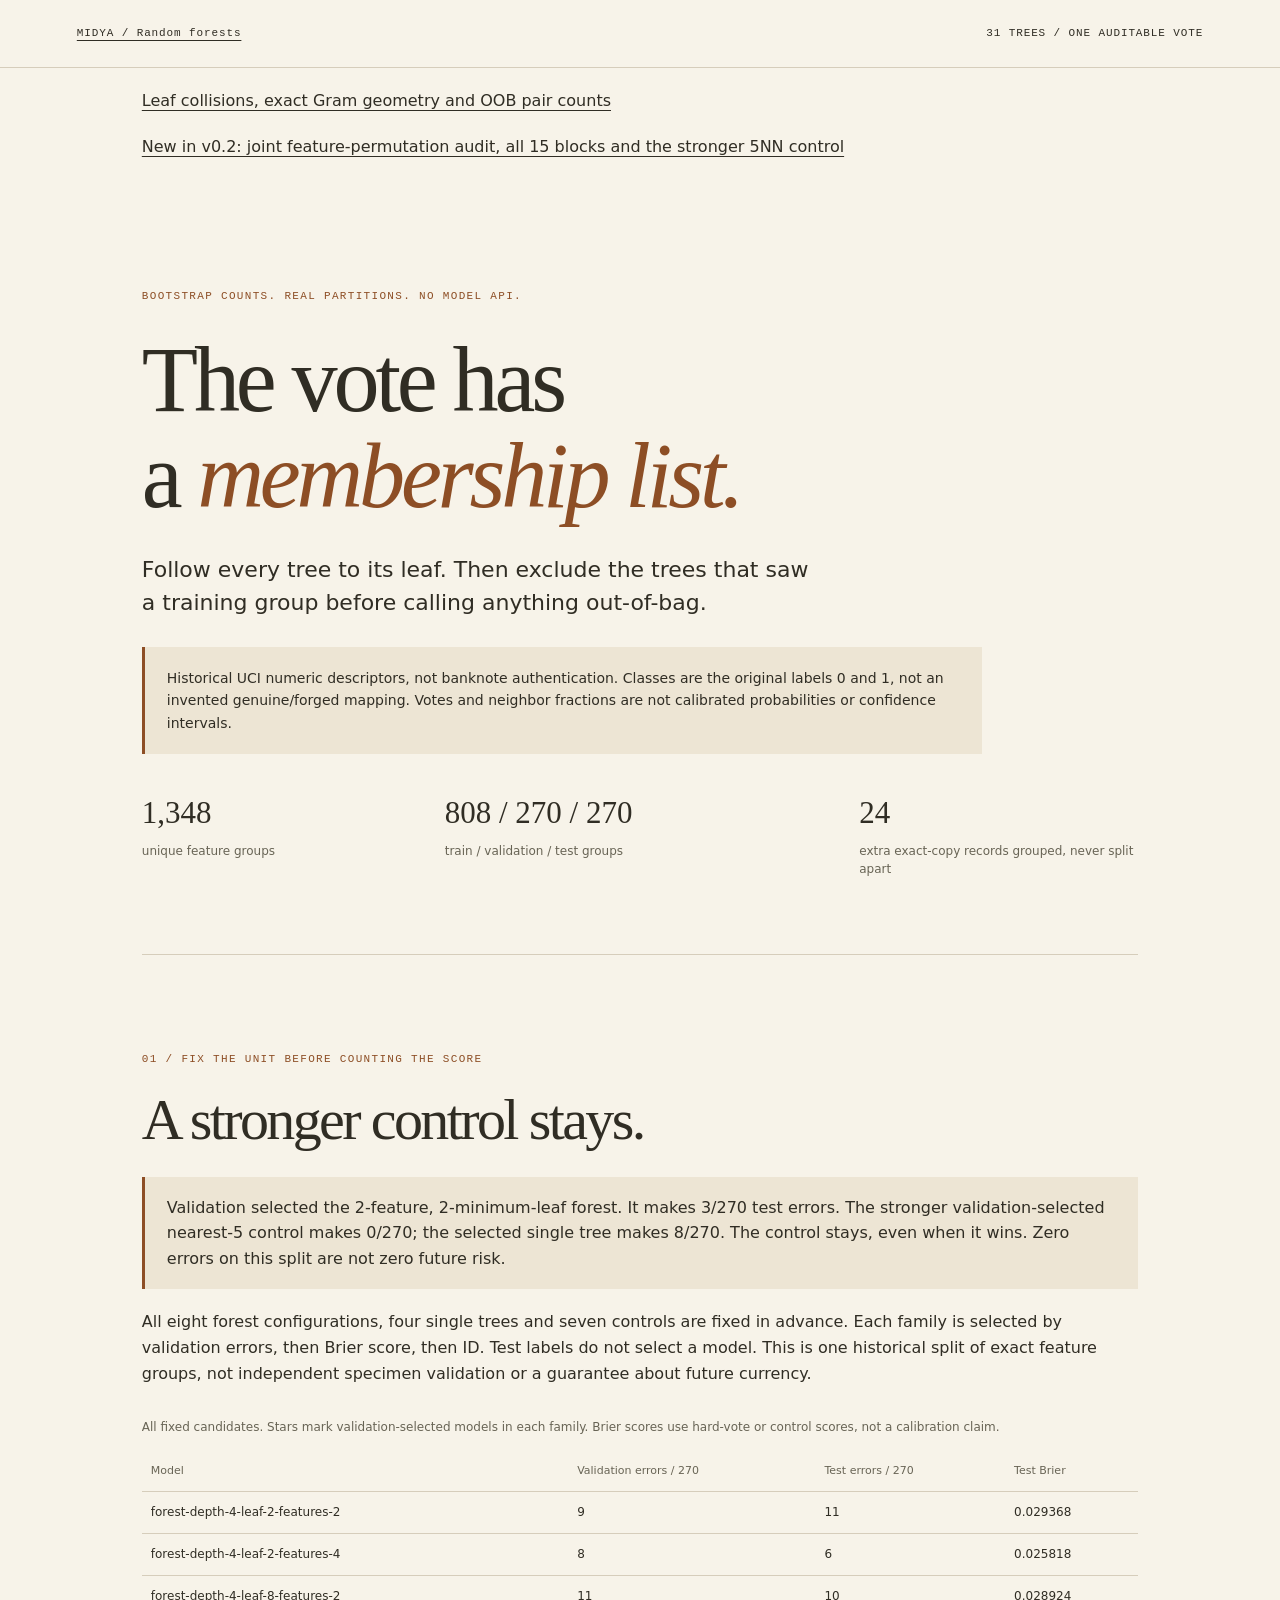
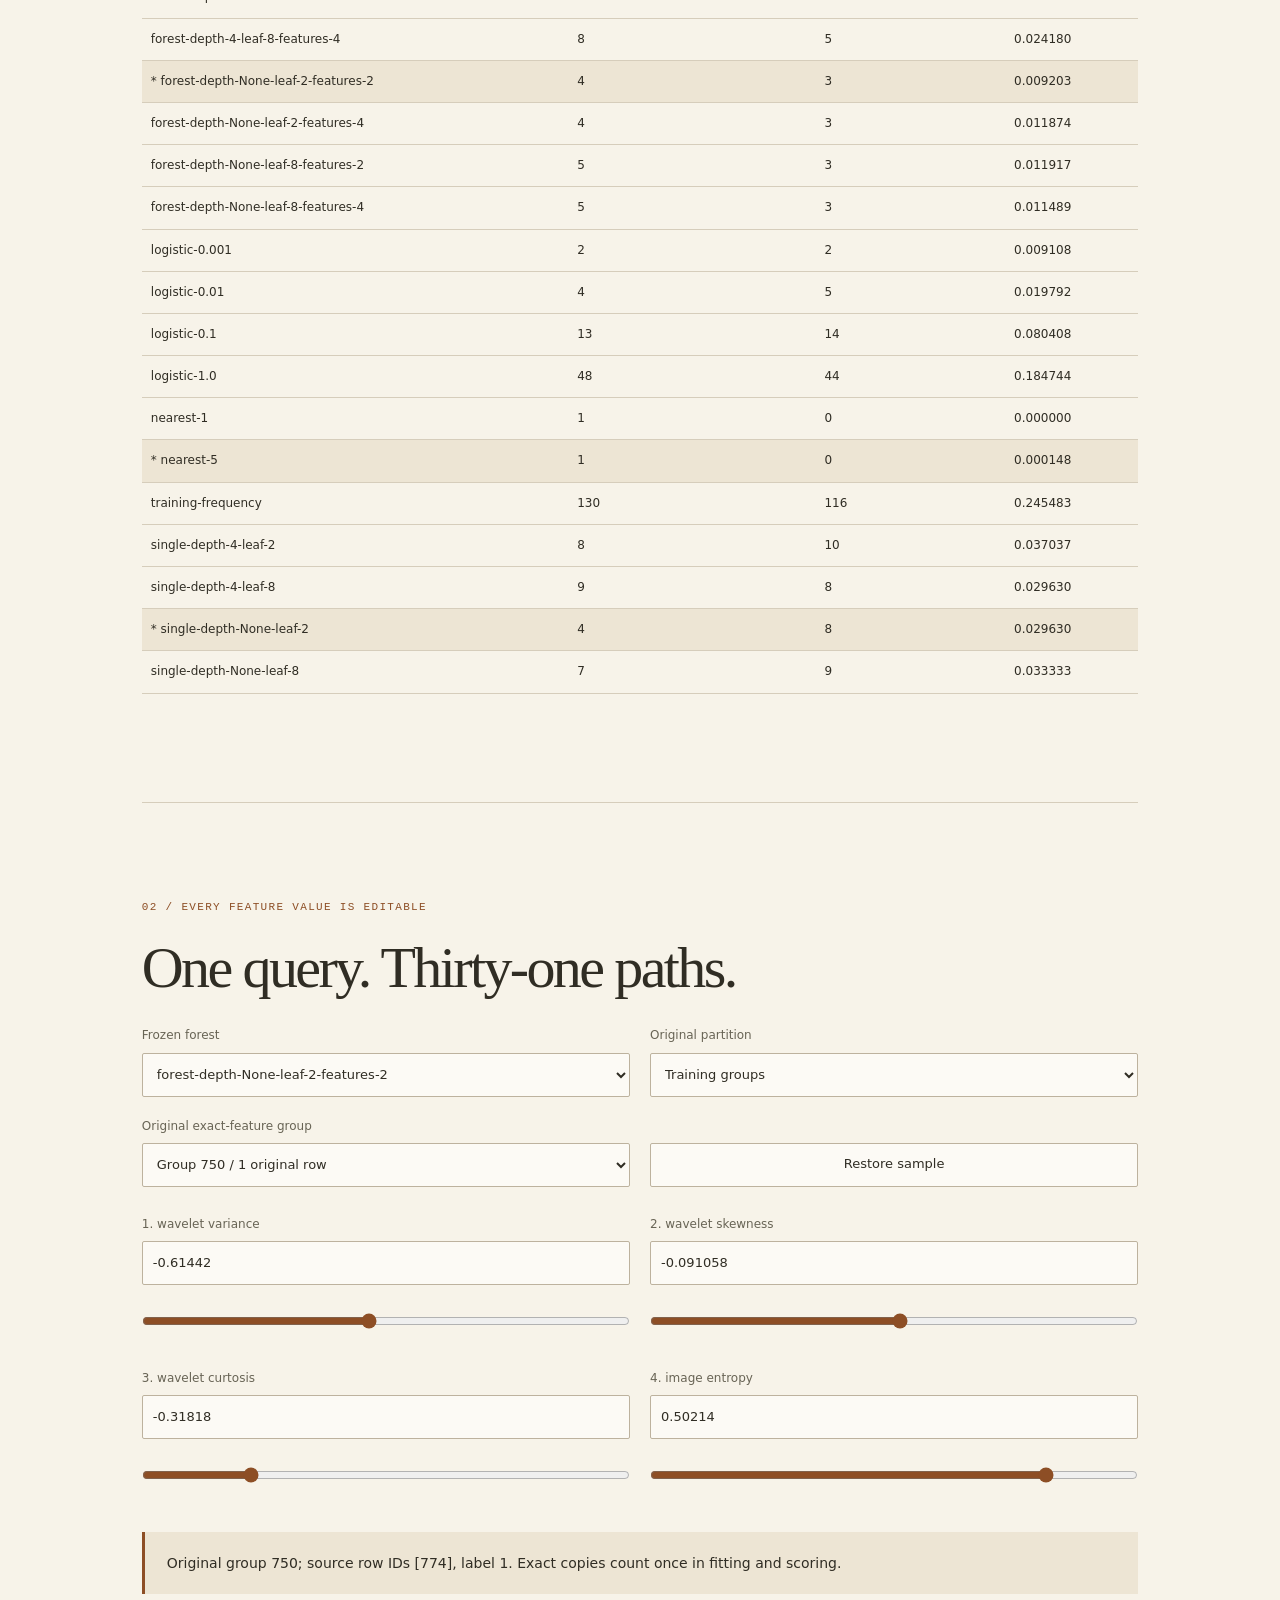
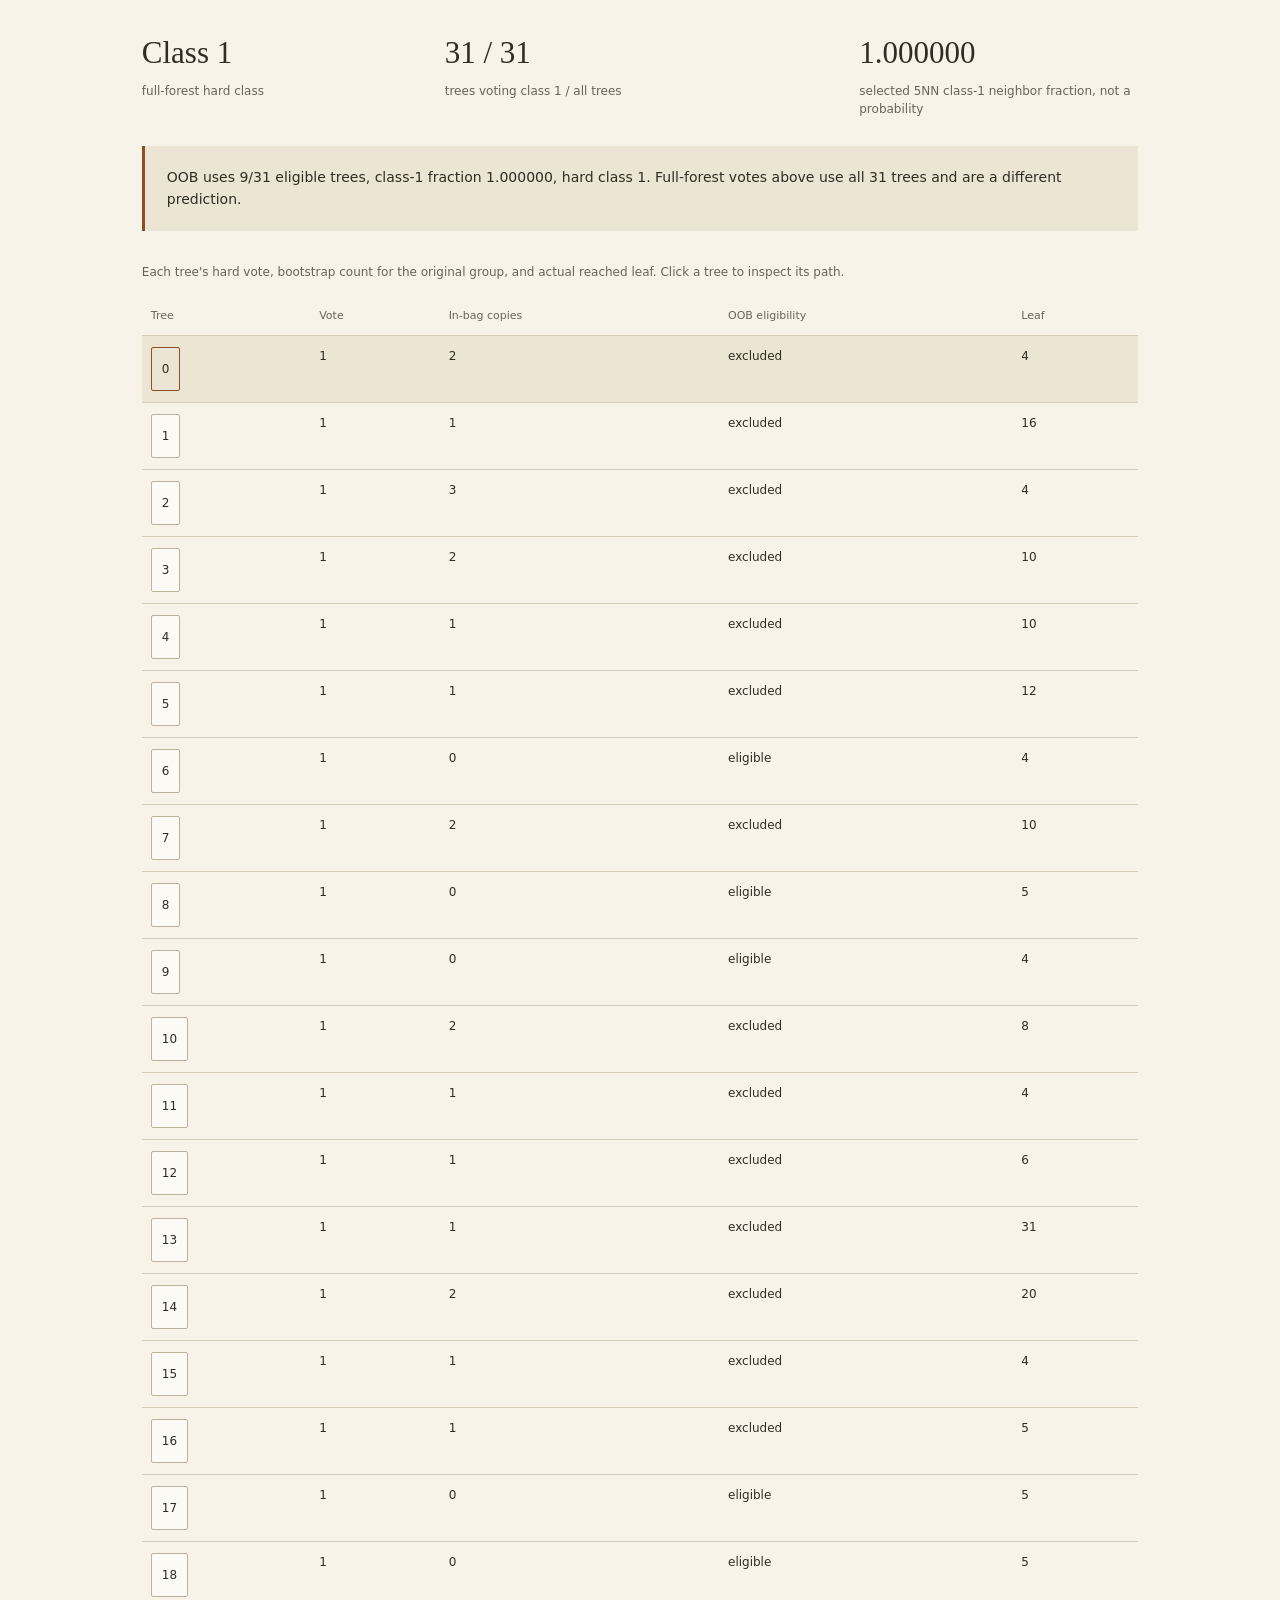
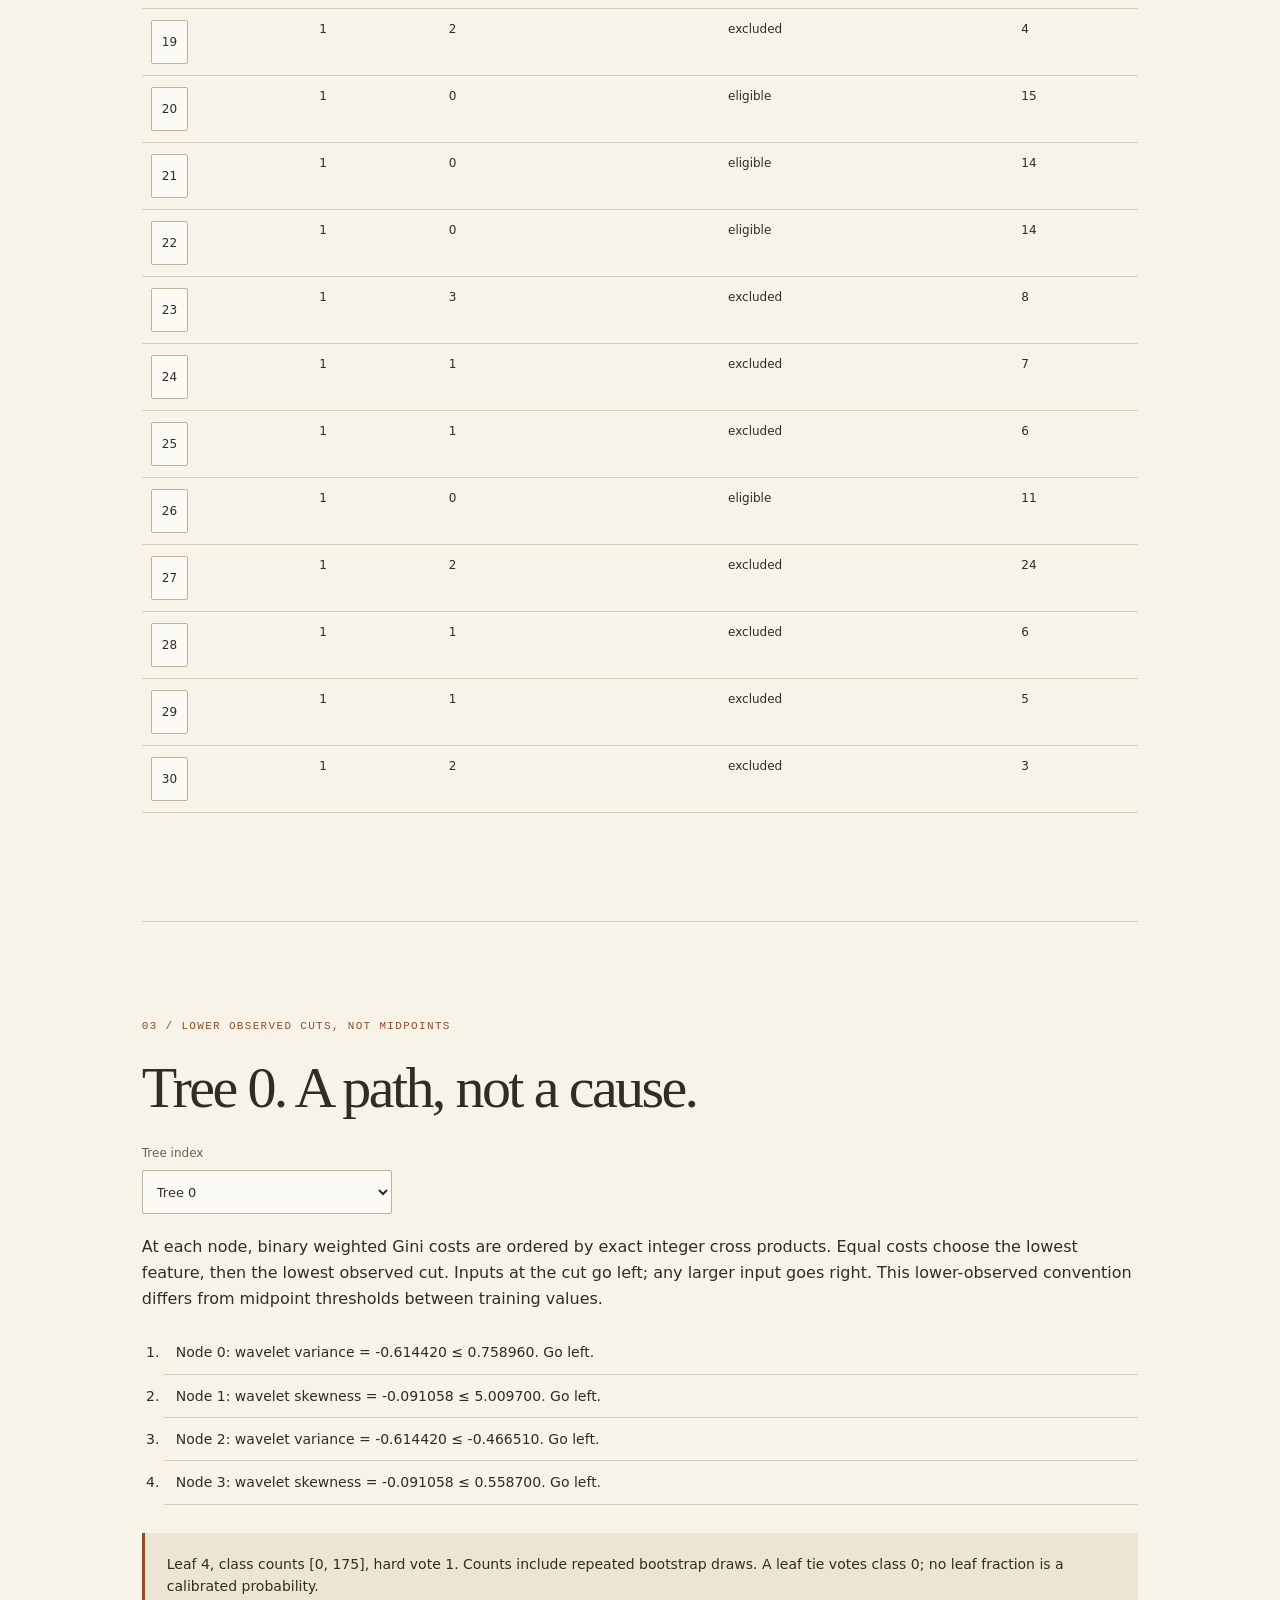
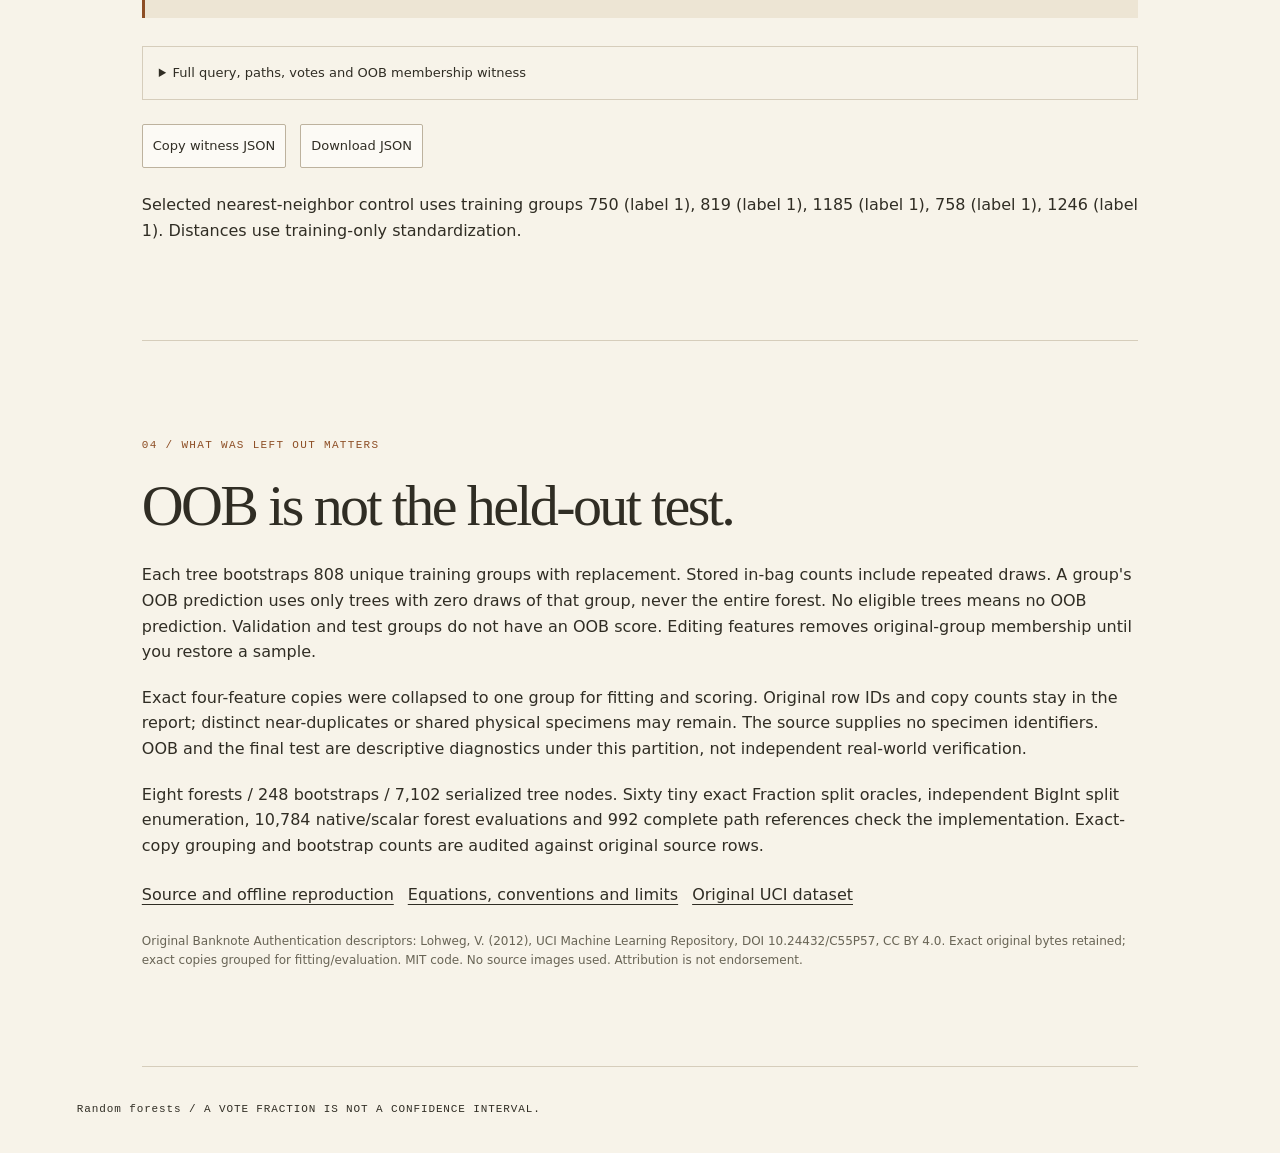
<file: docs/index.html>
<!doctype html>
<html lang="en"><head><meta charset="utf-8"><meta name="viewport" content="width=device-width,initial-scale=1"><title>Random forests | Votes have membership</title><meta name="description" content="From-scratch classification forests with exact Gini split ordering, original-data grouping and inspectable out-of-bag votes."><link rel="stylesheet" href="style.css"><script src="archive-0.js" defer></script><script src="archive-1.js" defer></script><script src="archive-2.js" defer></script><script src="archive-3.js" defer></script><script src="data.js" defer></script><script src="inference.js" defer></script><script src="app.js" defer></script></head><body>
<header><a href="https://github.com/midya8/random-forests">MIDYA / Random forests</a><span>31 TREES / ONE AUDITABLE VOTE</span></header>
<main><p><a href="proximity.html">Leaf collisions, exact Gram geometry and OOB pair counts</a></p>
<p><a href="permutation.html">New in v0.2: joint feature-permutation audit, all 15 blocks and the stronger 5NN control</a></p><section class="hero"><p class="eyebrow">BOOTSTRAP COUNTS. REAL PARTITIONS. NO MODEL API.</p><h1>The vote has<br>a <em>membership list.</em></h1><p class="lede">Follow every tree to its leaf. Then exclude the trees that saw a training group before calling anything out-of-bag.</p><aside>Historical UCI numeric descriptors, not banknote authentication. Classes are the original labels 0 and 1, not an invented genuine/forged mapping. Votes and neighbor fractions are not calibrated probabilities or confidence intervals.</aside><div class="stats"><div><b>1,348</b><span>unique feature groups</span></div><div><b>808 / 270 / 270</b><span>train / validation / test groups</span></div><div><b>24</b><span>extra exact-copy records grouped, never split apart</span></div></div></section>
<section><p class="eyebrow">01 / FIX THE UNIT BEFORE COUNTING THE SCORE</p><h2>A stronger control stays.</h2><p id="result-story"></p><p>All eight forest configurations, four single trees and seven controls are fixed in advance. Each family is selected by validation errors, then Brier score, then ID. Test labels do not select a model. This is one historical split of exact feature groups, not independent specimen validation or a guarantee about future currency.</p><div class="table-wrap"><table><caption>All fixed candidates. Stars mark validation-selected models in each family. Brier scores use hard-vote or control scores, not a calibration claim.</caption><thead><tr><th scope="col">Model</th><th scope="col">Validation errors / 270</th><th scope="col">Test errors / 270</th><th scope="col">Test Brier</th></tr></thead><tbody id="scores"></tbody></table></div></section>
<section><p class="eyebrow">02 / EVERY FEATURE VALUE IS EDITABLE</p><h2>One query. Thirty-one paths.</h2><div class="controls"><label>Frozen forest<select id="model"></select></label><label>Original partition<select id="partition"><option value="train">Training groups</option><option value="validation">Validation groups</option><option value="test">Test groups</option></select></label><label>Original exact-feature group<select id="sample"></select></label><button id="reset">Restore sample</button></div><div id="features" class="features"></div><p id="query-note" class="note"></p><div class="stats"><div><b id="prediction">-</b><span>full-forest hard class</span></div><div><b id="fraction">-</b><span>trees voting class 1 / all trees</span></div><div><b id="neighbor-score">-</b><span>selected 5NN class-1 neighbor fraction, not a probability</span></div></div><div id="oob" class="oob" role="status"></div><div class="table-wrap"><table><caption>Each tree's hard vote, bootstrap count for the original group, and actual reached leaf. Click a tree to inspect its path.</caption><thead><tr><th scope="col">Tree</th><th scope="col">Vote</th><th scope="col">In-bag copies</th><th scope="col">OOB eligibility</th><th scope="col">Leaf</th></tr></thead><tbody id="votes"></tbody></table></div></section>
<section><p class="eyebrow">03 / LOWER OBSERVED CUTS, NOT MIDPOINTS</p><h2 id="tree-title">A path is not an explanation of cause.</h2><label class="tree-select">Tree index<select id="tree"></select></label><p>At each node, binary weighted Gini costs are ordered by exact integer cross products. Equal costs choose the lowest feature, then the lowest observed cut. Inputs at the cut go left; any larger input goes right. This lower-observed convention differs from midpoint thresholds between training values.</p><div id="path"></div><p id="leaf" class="note"></p><details><summary>Full query, paths, votes and OOB membership witness</summary><pre id="witness"></pre></details><div class="actions"><button id="copy">Copy witness JSON</button><button id="download">Download JSON</button></div><p id="copy-status" role="status"></p><p id="neighbors"></p></section>
<section><p class="eyebrow">04 / WHAT WAS LEFT OUT MATTERS</p><h2>OOB is not the held-out test.</h2><p>Each tree bootstraps 808 unique training groups with replacement. Stored in-bag counts include repeated draws. A group's OOB prediction uses only trees with zero draws of that group, never the entire forest. No eligible trees means no OOB prediction. Validation and test groups do not have an OOB score. Editing features removes original-group membership until you restore a sample.</p><p>Exact four-feature copies were collapsed to one group for fitting and scoring. Original row IDs and copy counts stay in the report; distinct near-duplicates or shared physical specimens may remain. The source supplies no specimen identifiers. OOB and the final test are descriptive diagnostics under this partition, not independent real-world verification.</p><p id="audit-summary"></p><div class="links"><a href="https://github.com/midya8/random-forests">Source and offline reproduction</a><a href="https://github.com/midya8/random-forests/blob/main/METHOD.md">Equations, conventions and limits</a><a href="https://archive.ics.uci.edu/dataset/267/banknote+authentication">Original UCI dataset</a></div><p class="small">Original Banknote Authentication descriptors: Lohweg, V. (2012), UCI Machine Learning Repository, DOI 10.24432/C55P57, CC BY 4.0. Exact original bytes retained; exact copies grouped for fitting/evaluation. MIT code. No source images used. Attribution is not endorsement.</p></section>
</main><footer>Random forests / A VOTE FRACTION IS NOT A CONFIDENCE INTERVAL.</footer></body></html>
</file>
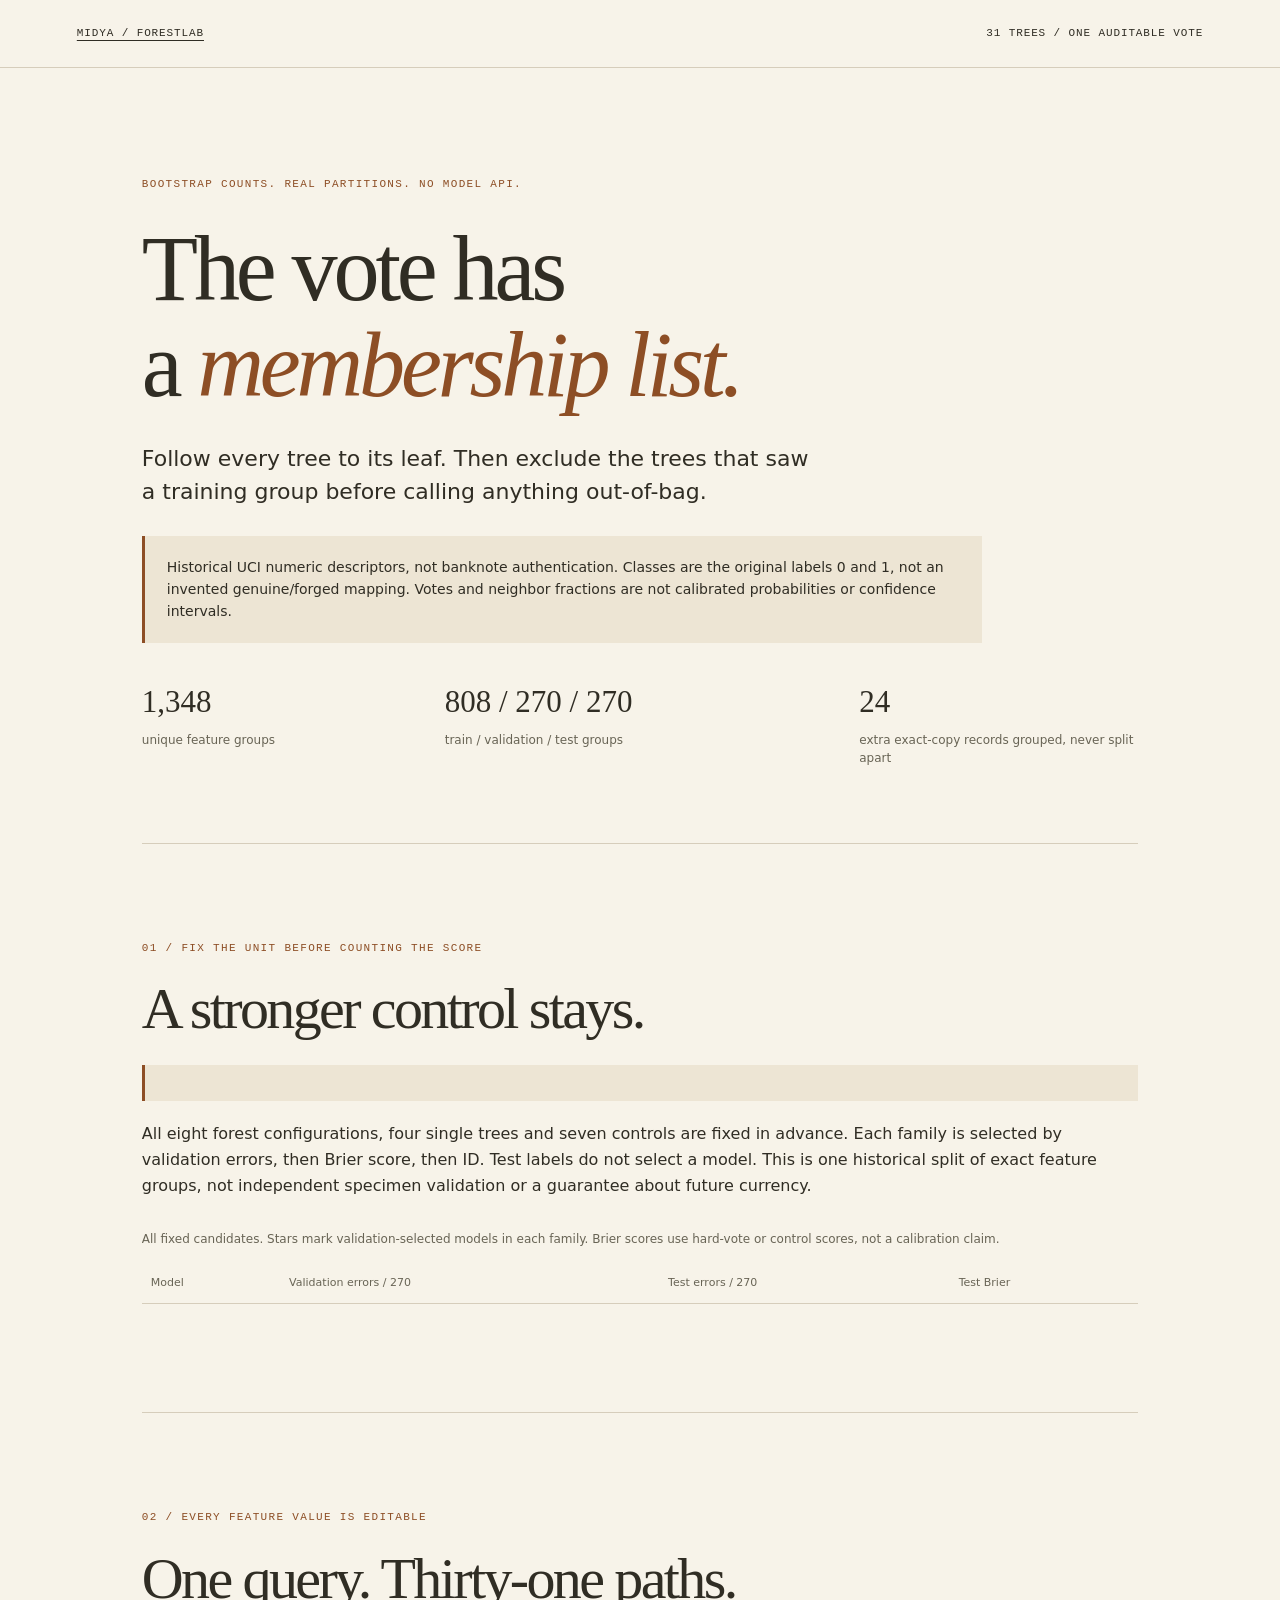
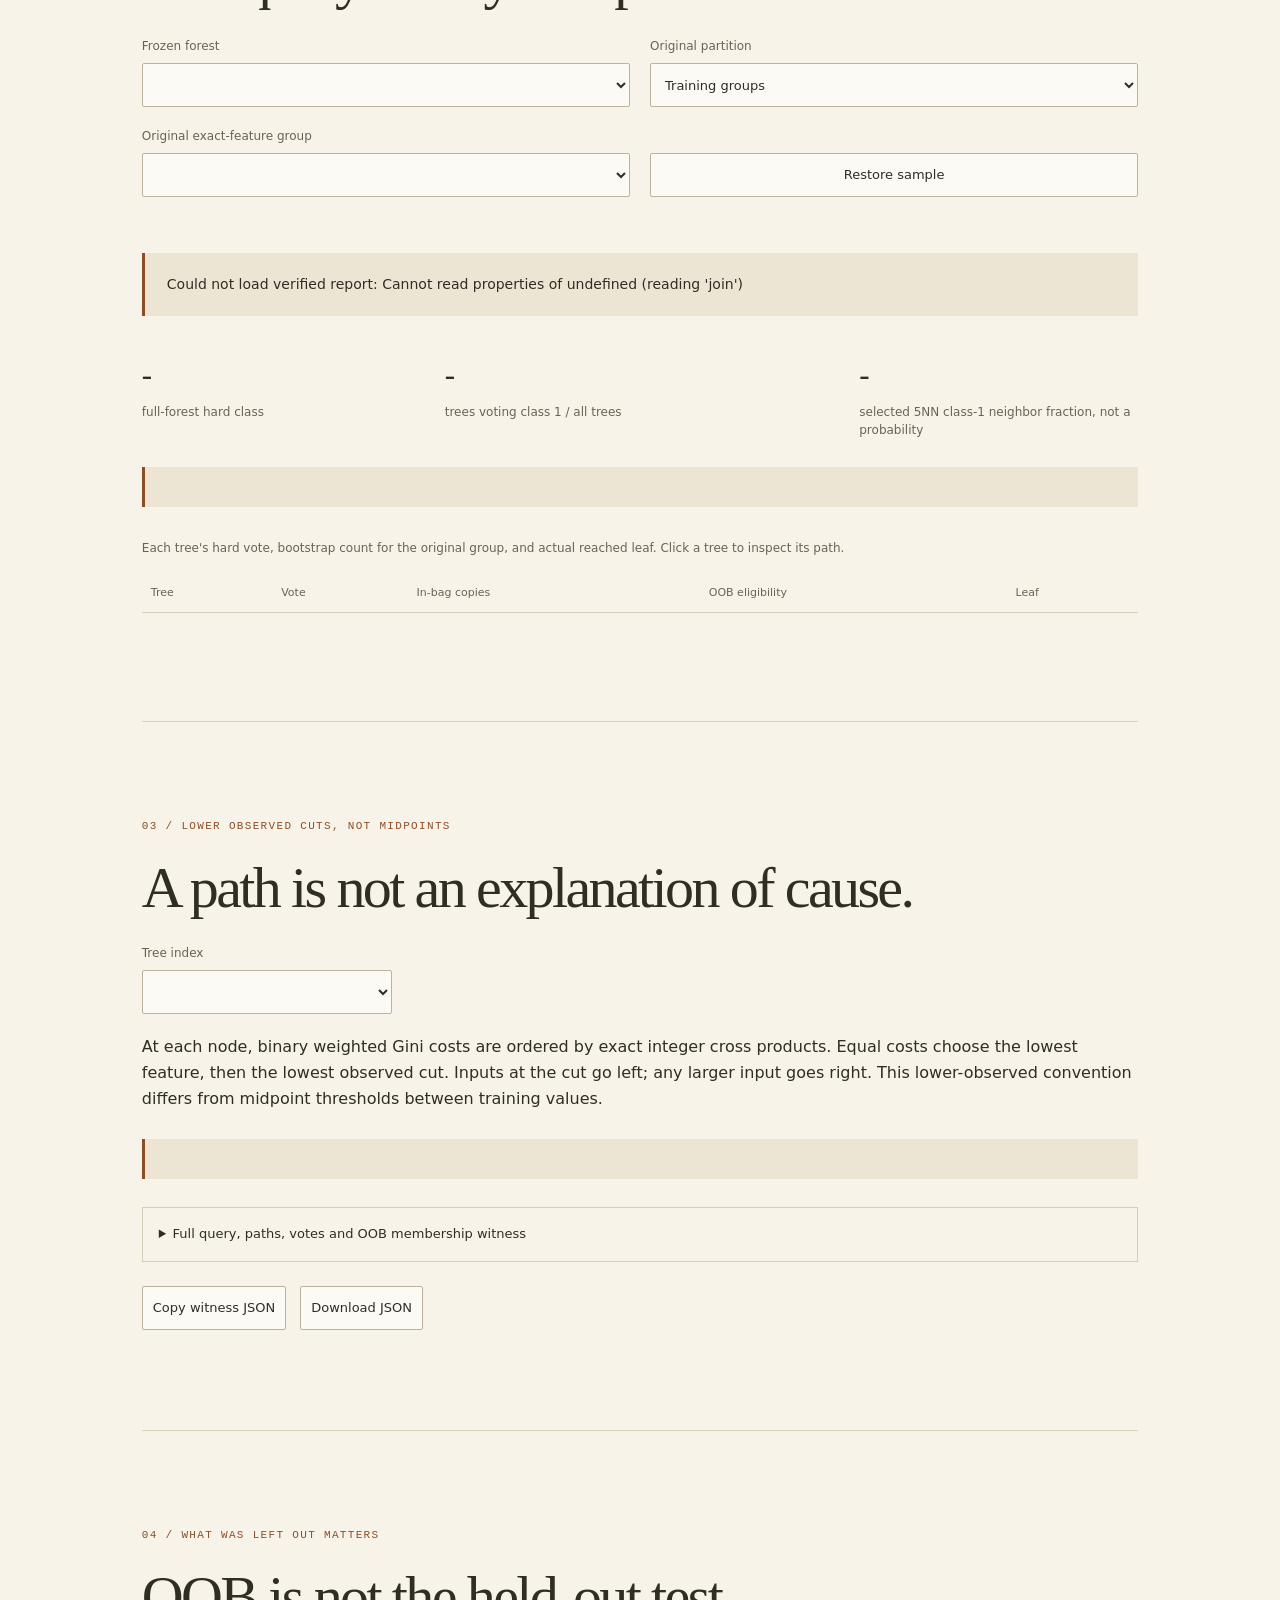
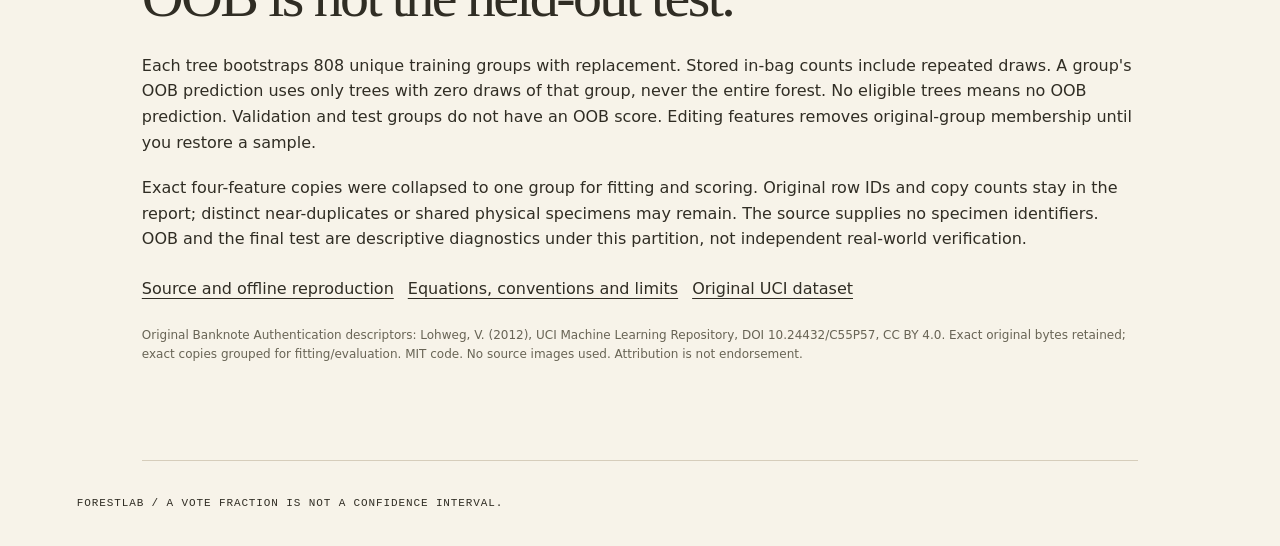
<file: docs/15-index.html>
<!doctype html>
<html lang="en"><head><meta charset="utf-8"><meta name="viewport" content="width=device-width,initial-scale=1"><title>ForestLab | Votes have membership</title><meta name="description" content="From-scratch classification forests with exact Gini split ordering, original-data grouping and inspectable out-of-bag votes."><link rel="stylesheet" href="style.css"><script src="data.js" defer></script><script src="inference.js" defer></script><script src="app.js" defer></script></head><body>
<header><a href="https://github.com/midya8/forestlab">MIDYA / FORESTLAB</a><span>31 TREES / ONE AUDITABLE VOTE</span></header>
<main><section class="hero"><p class="eyebrow">BOOTSTRAP COUNTS. REAL PARTITIONS. NO MODEL API.</p><h1>The vote has<br>a <em>membership list.</em></h1><p class="lede">Follow every tree to its leaf. Then exclude the trees that saw a training group before calling anything out-of-bag.</p><aside>Historical UCI numeric descriptors, not banknote authentication. Classes are the original labels 0 and 1, not an invented genuine/forged mapping. Votes and neighbor fractions are not calibrated probabilities or confidence intervals.</aside><div class="stats"><div><b>1,348</b><span>unique feature groups</span></div><div><b>808 / 270 / 270</b><span>train / validation / test groups</span></div><div><b>24</b><span>extra exact-copy records grouped, never split apart</span></div></div></section>
<section><p class="eyebrow">01 / FIX THE UNIT BEFORE COUNTING THE SCORE</p><h2>A stronger control stays.</h2><p id="result-story"></p><p>All eight forest configurations, four single trees and seven controls are fixed in advance. Each family is selected by validation errors, then Brier score, then ID. Test labels do not select a model. This is one historical split of exact feature groups, not independent specimen validation or a guarantee about future currency.</p><div class="table-wrap"><table><caption>All fixed candidates. Stars mark validation-selected models in each family. Brier scores use hard-vote or control scores, not a calibration claim.</caption><thead><tr><th scope="col">Model</th><th scope="col">Validation errors / 270</th><th scope="col">Test errors / 270</th><th scope="col">Test Brier</th></tr></thead><tbody id="scores"></tbody></table></div></section>
<section><p class="eyebrow">02 / EVERY FEATURE VALUE IS EDITABLE</p><h2>One query. Thirty-one paths.</h2><div class="controls"><label>Frozen forest<select id="model"></select></label><label>Original partition<select id="partition"><option value="train">Training groups</option><option value="validation">Validation groups</option><option value="test">Test groups</option></select></label><label>Original exact-feature group<select id="sample"></select></label><button id="reset">Restore sample</button></div><div id="features" class="features"></div><p id="query-note" class="note"></p><div class="stats"><div><b id="prediction">-</b><span>full-forest hard class</span></div><div><b id="fraction">-</b><span>trees voting class 1 / all trees</span></div><div><b id="neighbor-score">-</b><span>selected 5NN class-1 neighbor fraction, not a probability</span></div></div><div id="oob" class="oob" role="status"></div><div class="table-wrap"><table><caption>Each tree's hard vote, bootstrap count for the original group, and actual reached leaf. Click a tree to inspect its path.</caption><thead><tr><th scope="col">Tree</th><th scope="col">Vote</th><th scope="col">In-bag copies</th><th scope="col">OOB eligibility</th><th scope="col">Leaf</th></tr></thead><tbody id="votes"></tbody></table></div></section>
<section><p class="eyebrow">03 / LOWER OBSERVED CUTS, NOT MIDPOINTS</p><h2 id="tree-title">A path is not an explanation of cause.</h2><label class="tree-select">Tree index<select id="tree"></select></label><p>At each node, binary weighted Gini costs are ordered by exact integer cross products. Equal costs choose the lowest feature, then the lowest observed cut. Inputs at the cut go left; any larger input goes right. This lower-observed convention differs from midpoint thresholds between training values.</p><div id="path"></div><p id="leaf" class="note"></p><details><summary>Full query, paths, votes and OOB membership witness</summary><pre id="witness"></pre></details><div class="actions"><button id="copy">Copy witness JSON</button><button id="download">Download JSON</button></div><p id="copy-status" role="status"></p><p id="neighbors"></p></section>
<section><p class="eyebrow">04 / WHAT WAS LEFT OUT MATTERS</p><h2>OOB is not the held-out test.</h2><p>Each tree bootstraps 808 unique training groups with replacement. Stored in-bag counts include repeated draws. A group's OOB prediction uses only trees with zero draws of that group, never the entire forest. No eligible trees means no OOB prediction. Validation and test groups do not have an OOB score. Editing features removes original-group membership until you restore a sample.</p><p>Exact four-feature copies were collapsed to one group for fitting and scoring. Original row IDs and copy counts stay in the report; distinct near-duplicates or shared physical specimens may remain. The source supplies no specimen identifiers. OOB and the final test are descriptive diagnostics under this partition, not independent real-world verification.</p><p id="audit-summary"></p><div class="links"><a href="https://github.com/midya8/forestlab">Source and offline reproduction</a><a href="https://github.com/midya8/forestlab/blob/main/METHOD.md">Equations, conventions and limits</a><a href="https://archive.ics.uci.edu/dataset/267/banknote+authentication">Original UCI dataset</a></div><p class="small">Original Banknote Authentication descriptors: Lohweg, V. (2012), UCI Machine Learning Repository, DOI 10.24432/C55P57, CC BY 4.0. Exact original bytes retained; exact copies grouped for fitting/evaluation. MIT code. No source images used. Attribution is not endorsement.</p></section>
</main><footer>FORESTLAB / A VOTE FRACTION IS NOT A CONFIDENCE INTERVAL.</footer></body></html>
</file>
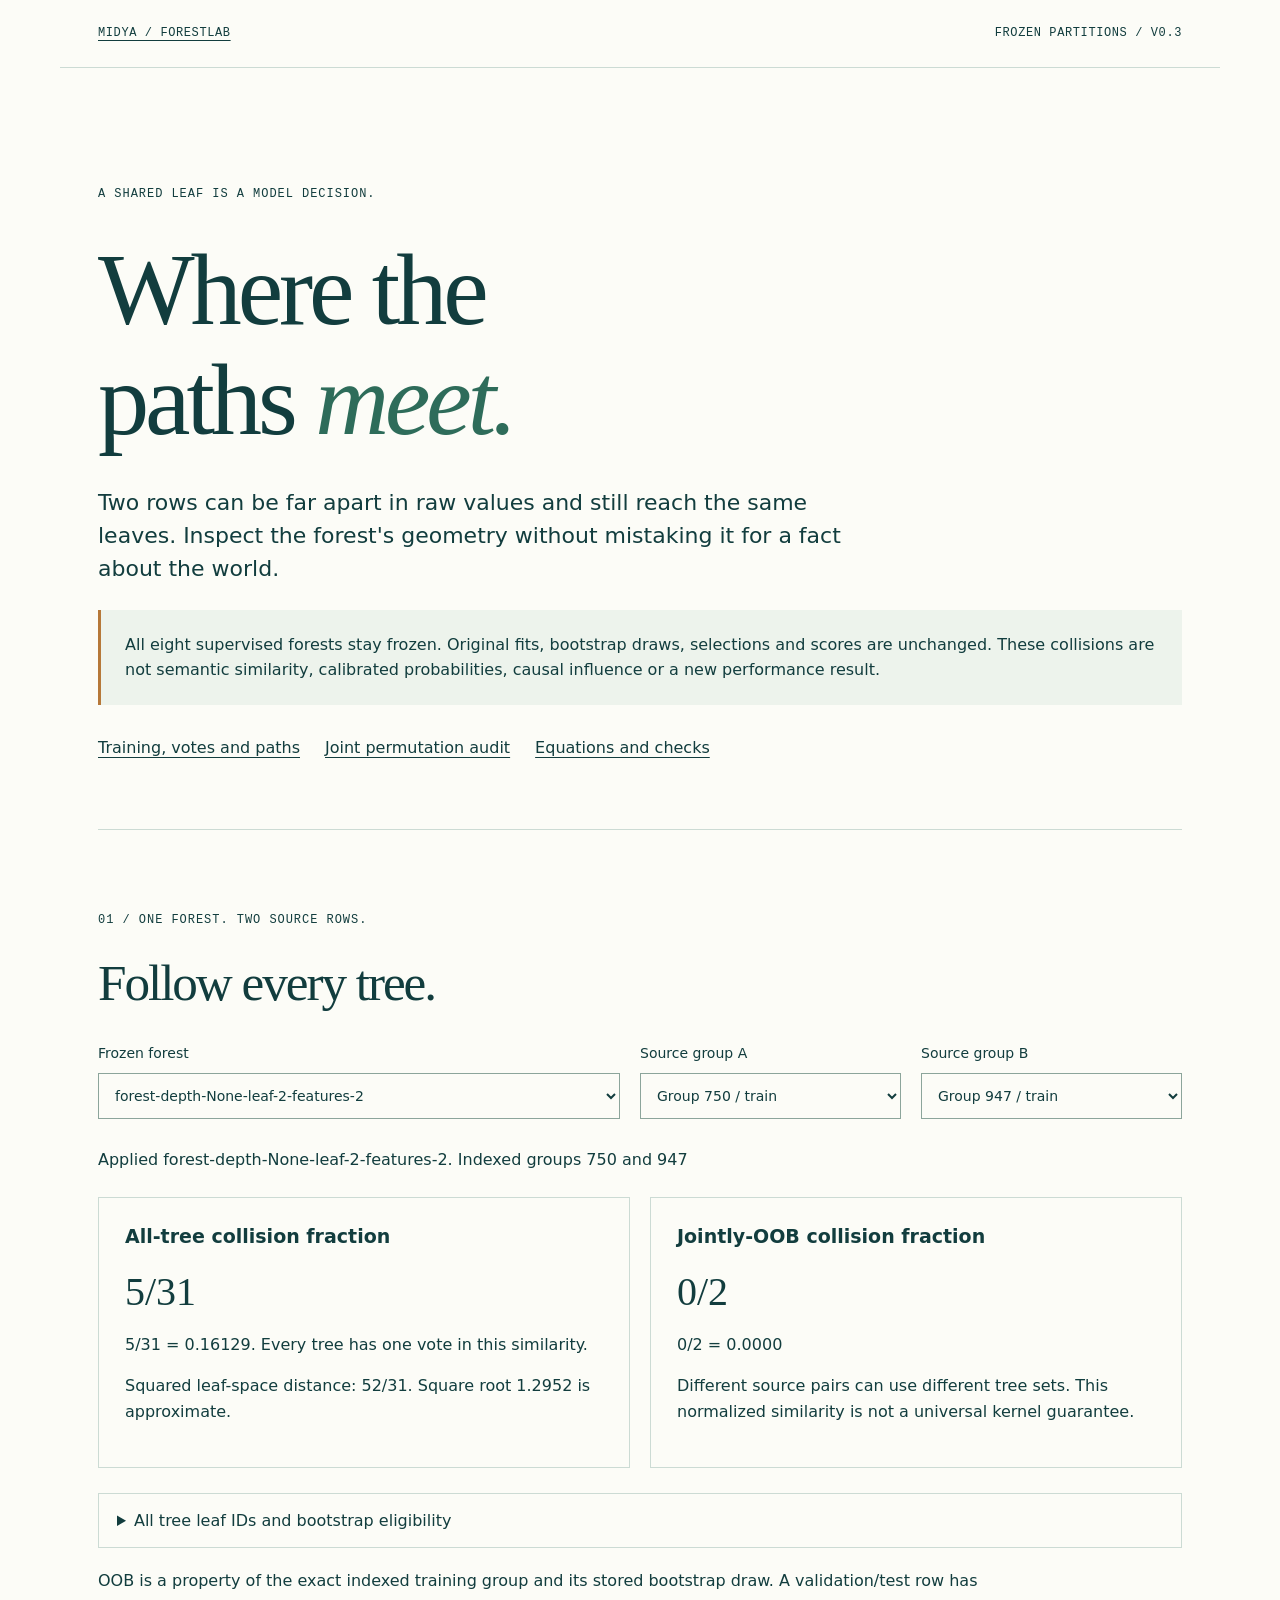
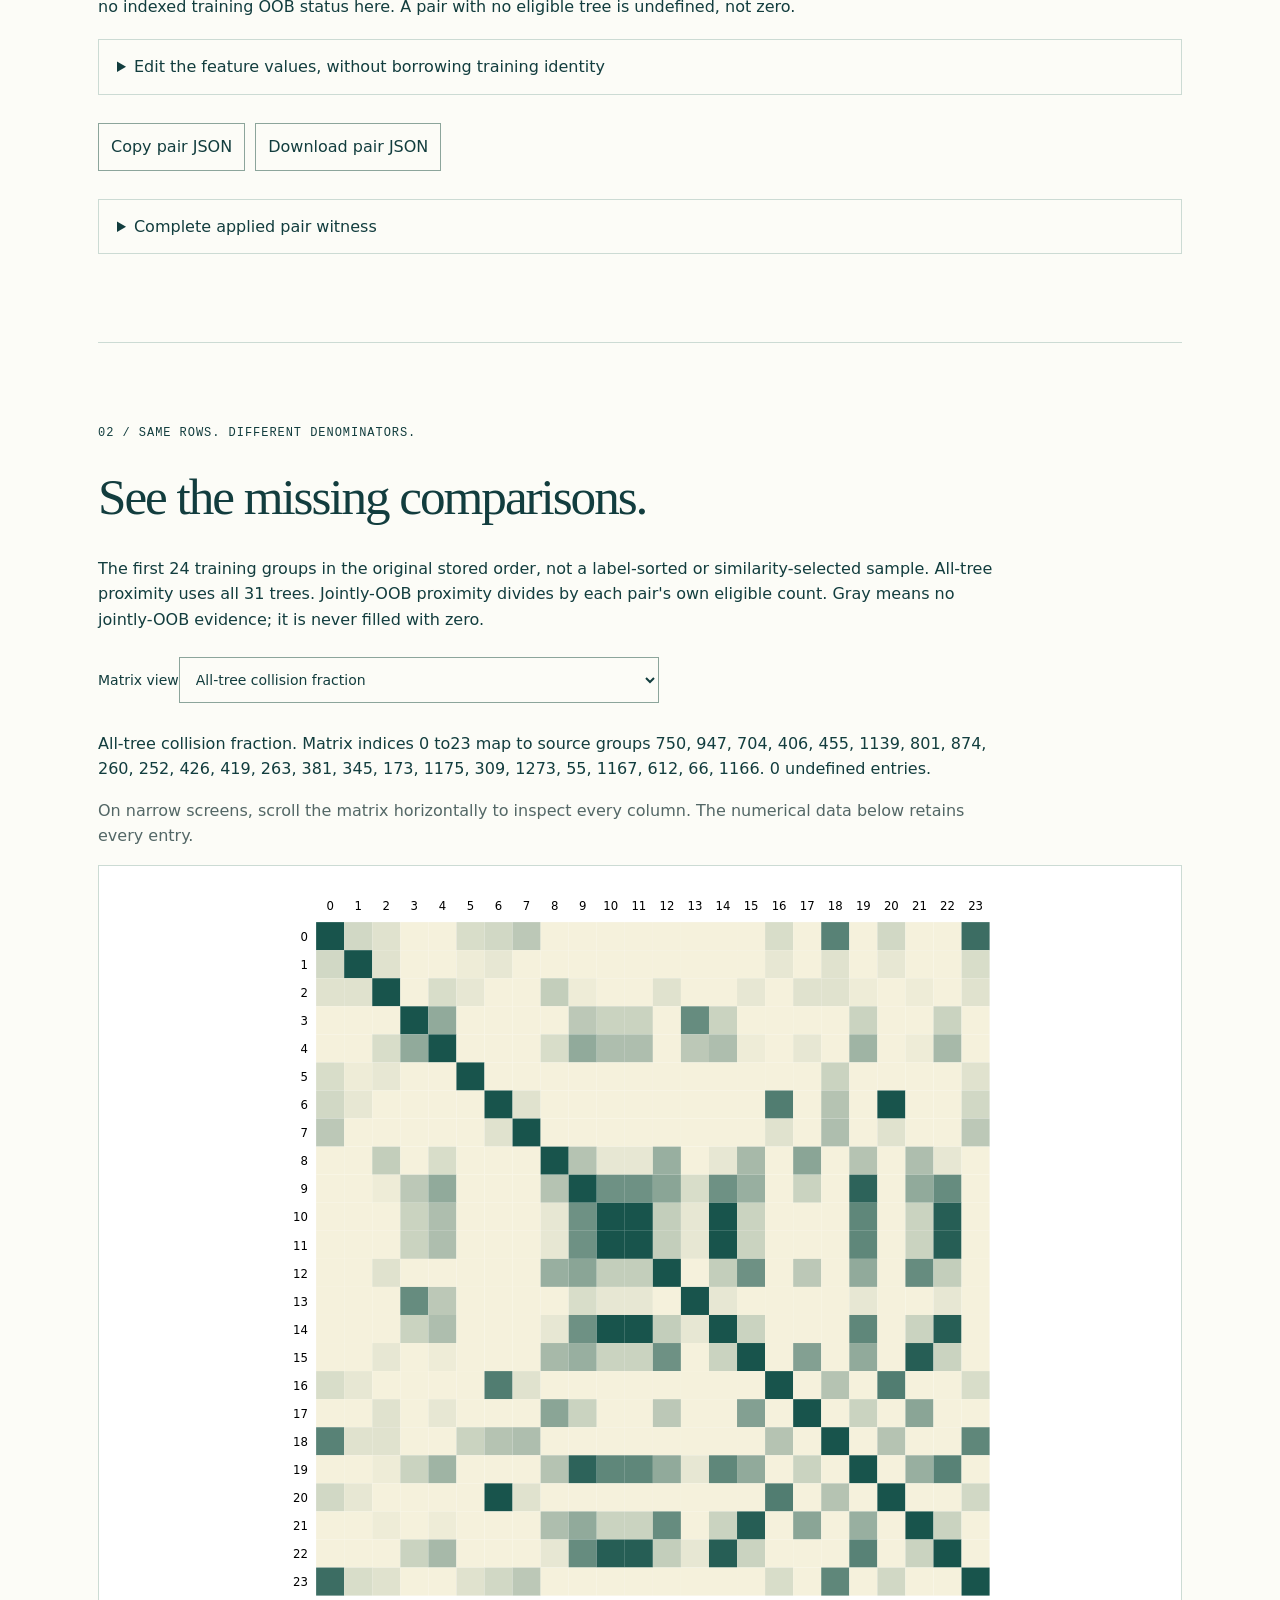
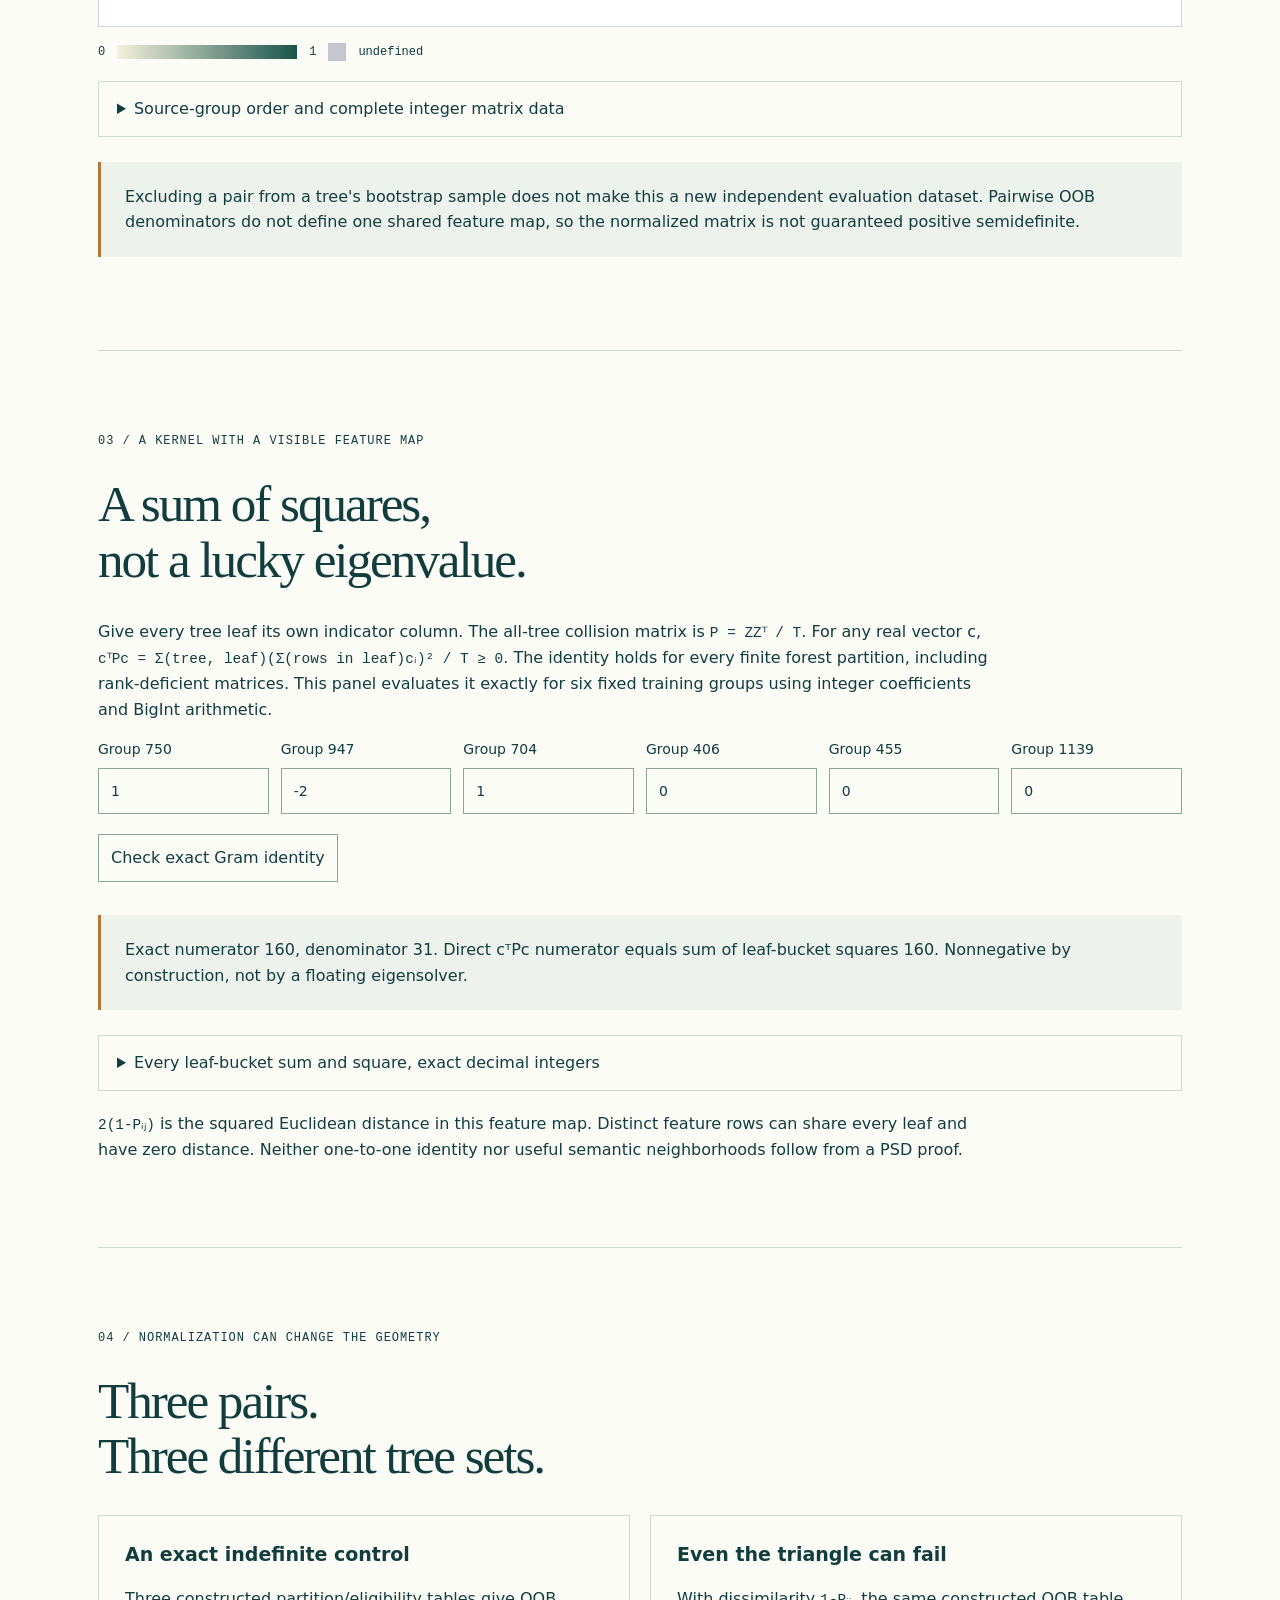
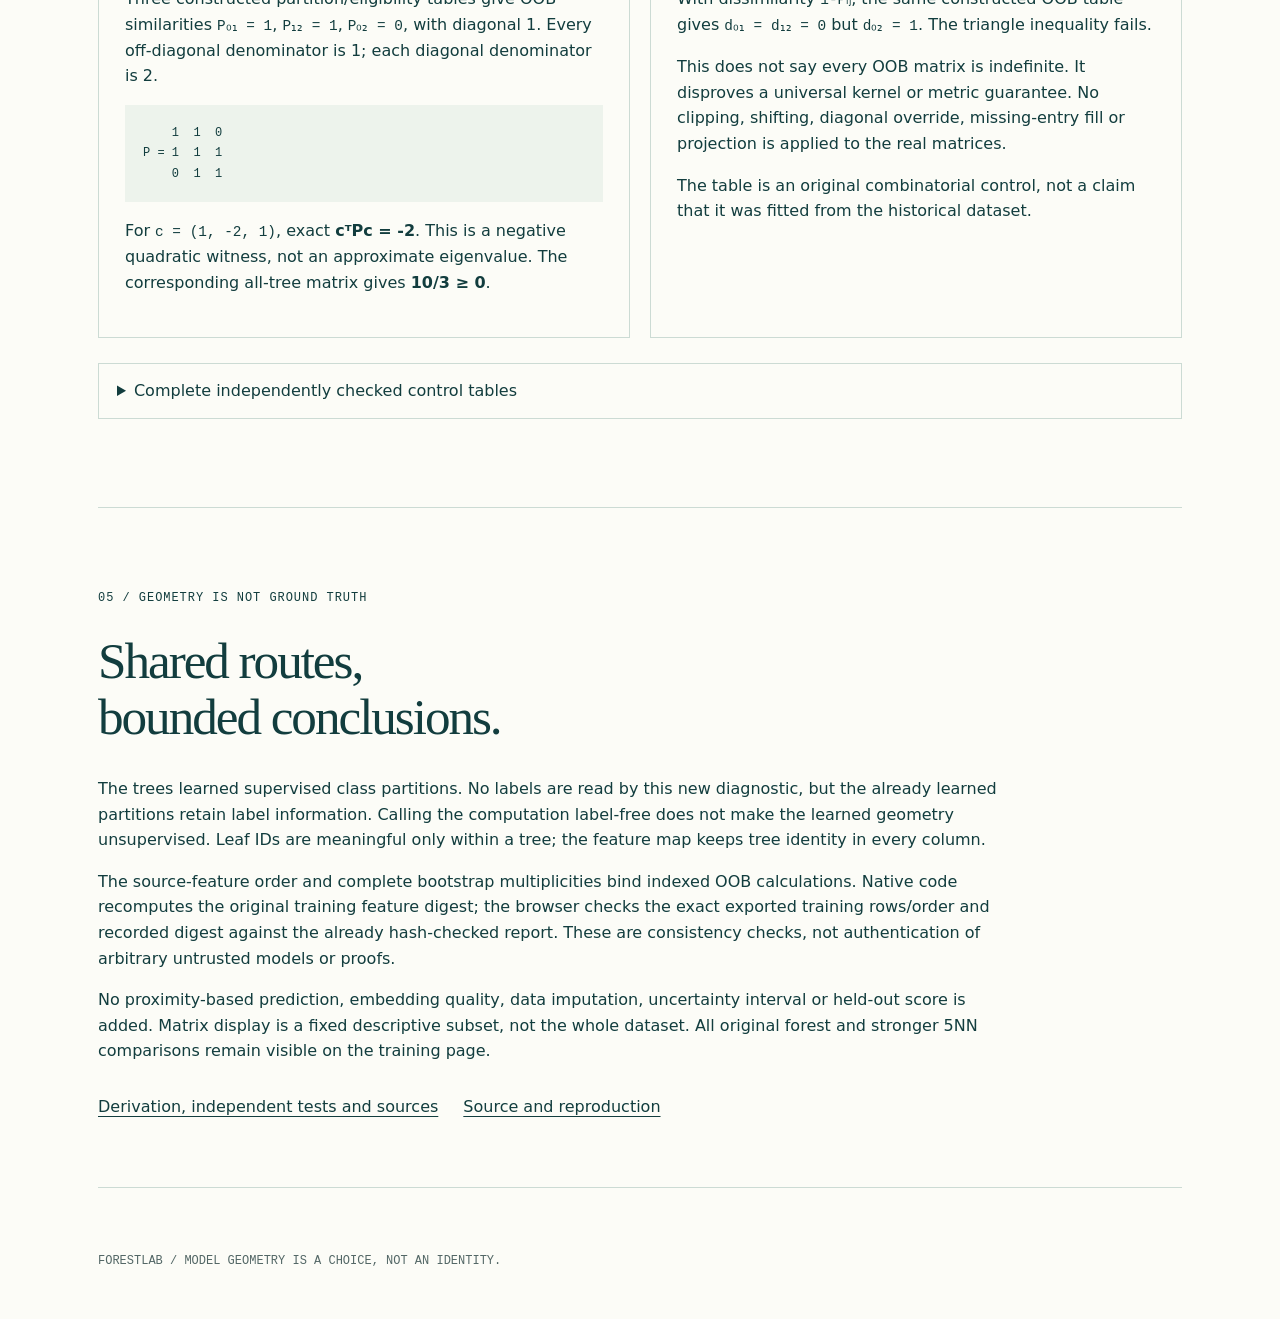
<file: docs/4-proximity.html>
<!doctype html><html lang="en"><head><meta charset="utf-8"><meta name="viewport" content="width=device-width,initial-scale=1"><meta name="description" content="Frozen forest leaf-collision geometry, exact Gram witnesses, jointly-OOB denominators and a constructed indefinite control."><title>ForestLab / Where the paths meet</title><link rel="stylesheet" href="proximity.css"></head><body>
<header><a href="index.html">MIDYA / FORESTLAB</a><span>FROZEN PARTITIONS / V0.3</span></header><main>
<section class="hero"><p class="kicker">A SHARED LEAF IS A MODEL DECISION.</p><h1>Where the<br>paths <em>meet.</em></h1><p class="lead">Two rows can be far apart in raw values and still reach the same leaves. Inspect the forest's geometry without mistaking it for a fact about the world.</p><aside>All eight supervised forests stay frozen. Original fits, bootstrap draws, selections and scores are unchanged. These collisions are not semantic similarity, calibrated probabilities, causal influence or a new performance result.</aside><nav><a href="index.html">Training, votes and paths</a><a href="permutation.html">Joint permutation audit</a><a href="https://github.com/midya8/forestlab/blob/main/PROXIMITY.md">Equations and checks</a></nav></section>
<section><p class="kicker">01 / ONE FOREST. TWO SOURCE ROWS.</p><h2>Follow every tree.</h2><div class="selectors"><label>Frozen forest<select id="prox-model"></select></label><label>Source group A<select id="prox-a"></select></label><label>Source group B<select id="prox-b"></select></label></div><p id="prox-context" role="status">Loading checked original archive...</p><div id="prox-pair" class="cards"></div><details><summary>All tree leaf IDs and bootstrap eligibility</summary><div class="scroll"><table id="prox-trees"><thead><tr><th>Tree</th><th>A leaf</th><th>B leaf</th><th>Same leaf</th><th>A OOB</th><th>B OOB</th><th>Jointly OOB</th></tr></thead><tbody></tbody></table></div></details><p>OOB is a property of the exact indexed training group and its stored bootstrap draw. A validation/test row has no indexed training OOB status here. A pair with no eligible tree is undefined, not zero.</p>
<details id="prox-editor"><summary>Edit the feature values, without borrowing training identity</summary><form id="prox-form" novalidate><div id="prox-features" class="features"></div><button type="submit">Apply feature-only pair</button><button type="button" id="prox-reset">Restore source pair</button></form><p>Only Apply changes the witness. A feature-only query gets all-tree collisions but no OOB result, even if it happens to equal a stored row. Changing a source selector or model restores the selected source values.</p></details><p id="prox-error" role="alert"></p><div class="actions"><button id="prox-copy">Copy pair JSON</button><button id="prox-download">Download pair JSON</button></div><p id="prox-copy-status" role="status"></p><details><summary>Complete applied pair witness</summary><pre id="prox-witness"></pre></details></section>
<section><p class="kicker">02 / SAME ROWS. DIFFERENT DENOMINATORS.</p><h2>See the missing comparisons.</h2><p>The first 24 training groups in the original stored order, not a label-sorted or similarity-selected sample. All-tree proximity uses all 31 trees. Jointly-OOB proximity divides by each pair's own eligible count. Gray means no jointly-OOB evidence; it is never filled with zero.</p><label>Matrix view<select id="prox-matrix-mode"><option value="full">All-tree collision fraction</option><option value="oob">Jointly-OOB collision fraction</option><option value="count">Jointly-OOB eligible tree count</option></select></label><p id="prox-matrix-caption"></p><p class="caption">On narrow screens, scroll the matrix horizontally to inspect every column. The numerical data below retains every entry.</p><div class="matrix-scroll" tabindex="0" aria-label="Scrollable full proximity matrix"><svg id="prox-matrix" viewBox="0 0 650 650" role="img" aria-label="Twenty-four by twenty-four forest proximity matrix"></svg></div><div class="legend"><span>0</span><i></i><span id="prox-legend-max">1</span><span class="missing"></span><span>undefined</span></div><details><summary>Source-group order and complete integer matrix data</summary><pre id="prox-matrix-data"></pre></details><aside>Excluding a pair from a tree's bootstrap sample does not make this a new independent evaluation dataset. Pairwise OOB denominators do not define one shared feature map, so the normalized matrix is not guaranteed positive semidefinite.</aside></section>
<section><p class="kicker">03 / A KERNEL WITH A VISIBLE FEATURE MAP</p><h2>A sum of squares,<br>not a lucky eigenvalue.</h2><p>Give every tree leaf its own indicator column. The all-tree collision matrix is <code>P = ZZᵀ / T</code>. For any real vector c, <code>cᵀPc = Σ(tree, leaf)(Σ(rows in leaf)cᵢ)² / T ≥ 0</code>. The identity holds for every finite forest partition, including rank-deficient matrices. This panel evaluates it exactly for six fixed training groups using integer coefficients and BigInt arithmetic.</p><div id="prox-coefficients" class="coefficients"></div><button id="prox-quadratic-run">Check exact Gram identity</button><p id="prox-quadratic-error" role="alert"></p><aside id="prox-quadratic-result"></aside><details><summary>Every leaf-bucket sum and square, exact decimal integers</summary><pre id="prox-quadratic-witness"></pre></details><p><code>2(1-Pᵢⱼ)</code> is the squared Euclidean distance in this feature map. Distinct feature rows can share every leaf and have zero distance. Neither one-to-one identity nor useful semantic neighborhoods follow from a PSD proof.</p></section>
<section><p class="kicker">04 / NORMALIZATION CAN CHANGE THE GEOMETRY</p><h2>Three pairs.<br>Three different tree sets.</h2><div class="cards"><article><h3>An exact indefinite control</h3><p>Three constructed partition/eligibility tables give OOB similarities <code>P₀₁ = 1</code>, <code>P₁₂ = 1</code>, <code>P₀₂ = 0</code>, with diagonal 1. Every off-diagonal denominator is 1; each diagonal denominator is 2.</p><pre>    1  1  0
P = 1  1  1
    0  1  1</pre><p>For <code>c = (1, -2, 1)</code>, exact <strong>cᵀPc = -2</strong>. This is a negative quadratic witness, not an approximate eigenvalue. The corresponding all-tree matrix gives <strong>10/3 ≥ 0</strong>.</p></article><article><h3>Even the triangle can fail</h3><p>With dissimilarity <code>1-Pᵢⱼ</code>, the same constructed OOB table gives <code>d₀₁ = d₁₂ = 0</code> but <code>d₀₂ = 1</code>. The triangle inequality fails.</p><p>This does not say every OOB matrix is indefinite. It disproves a universal kernel or metric guarantee. No clipping, shifting, diagonal override, missing-entry fill or projection is applied to the real matrices.</p><p>The table is an original combinatorial control, not a claim that it was fitted from the historical dataset.</p></article></div><details><summary>Complete independently checked control tables</summary><pre id="prox-controls"></pre></details></section>
<section><p class="kicker">05 / GEOMETRY IS NOT GROUND TRUTH</p><h2>Shared routes,<br>bounded conclusions.</h2><p>The trees learned supervised class partitions. No labels are read by this new diagnostic, but the already learned partitions retain label information. Calling the computation label-free does not make the learned geometry unsupervised. Leaf IDs are meaningful only within a tree; the feature map keeps tree identity in every column.</p><p>The source-feature order and complete bootstrap multiplicities bind indexed OOB calculations. Native code recomputes the original training feature digest; the browser checks the exact exported training rows/order and recorded digest against the already hash-checked report. These are consistency checks, not authentication of arbitrary untrusted models or proofs.</p><p>No proximity-based prediction, embedding quality, data imputation, uncertainty interval or held-out score is added. Matrix display is a fixed descriptive subset, not the whole dataset. All original forest and stronger 5NN comparisons remain visible on the training page.</p><nav><a href="https://github.com/midya8/forestlab/blob/main/PROXIMITY.md">Derivation, independent tests and sources</a><a href="https://github.com/midya8/forestlab">Source and reproduction</a></nav></section>
</main><footer>FORESTLAB / MODEL GEOMETRY IS A CHOICE, NOT AN IDENTITY.</footer>
<script src="archive-0.js"></script><script src="archive-1.js"></script><script src="archive-2.js"></script><script src="archive-3.js"></script><script src="data.js"></script><script src="inference.js"></script><script src="proximity-data.js"></script><script src="proximity.js"></script><script src="proximity-app.js"></script></body></html>
</file>
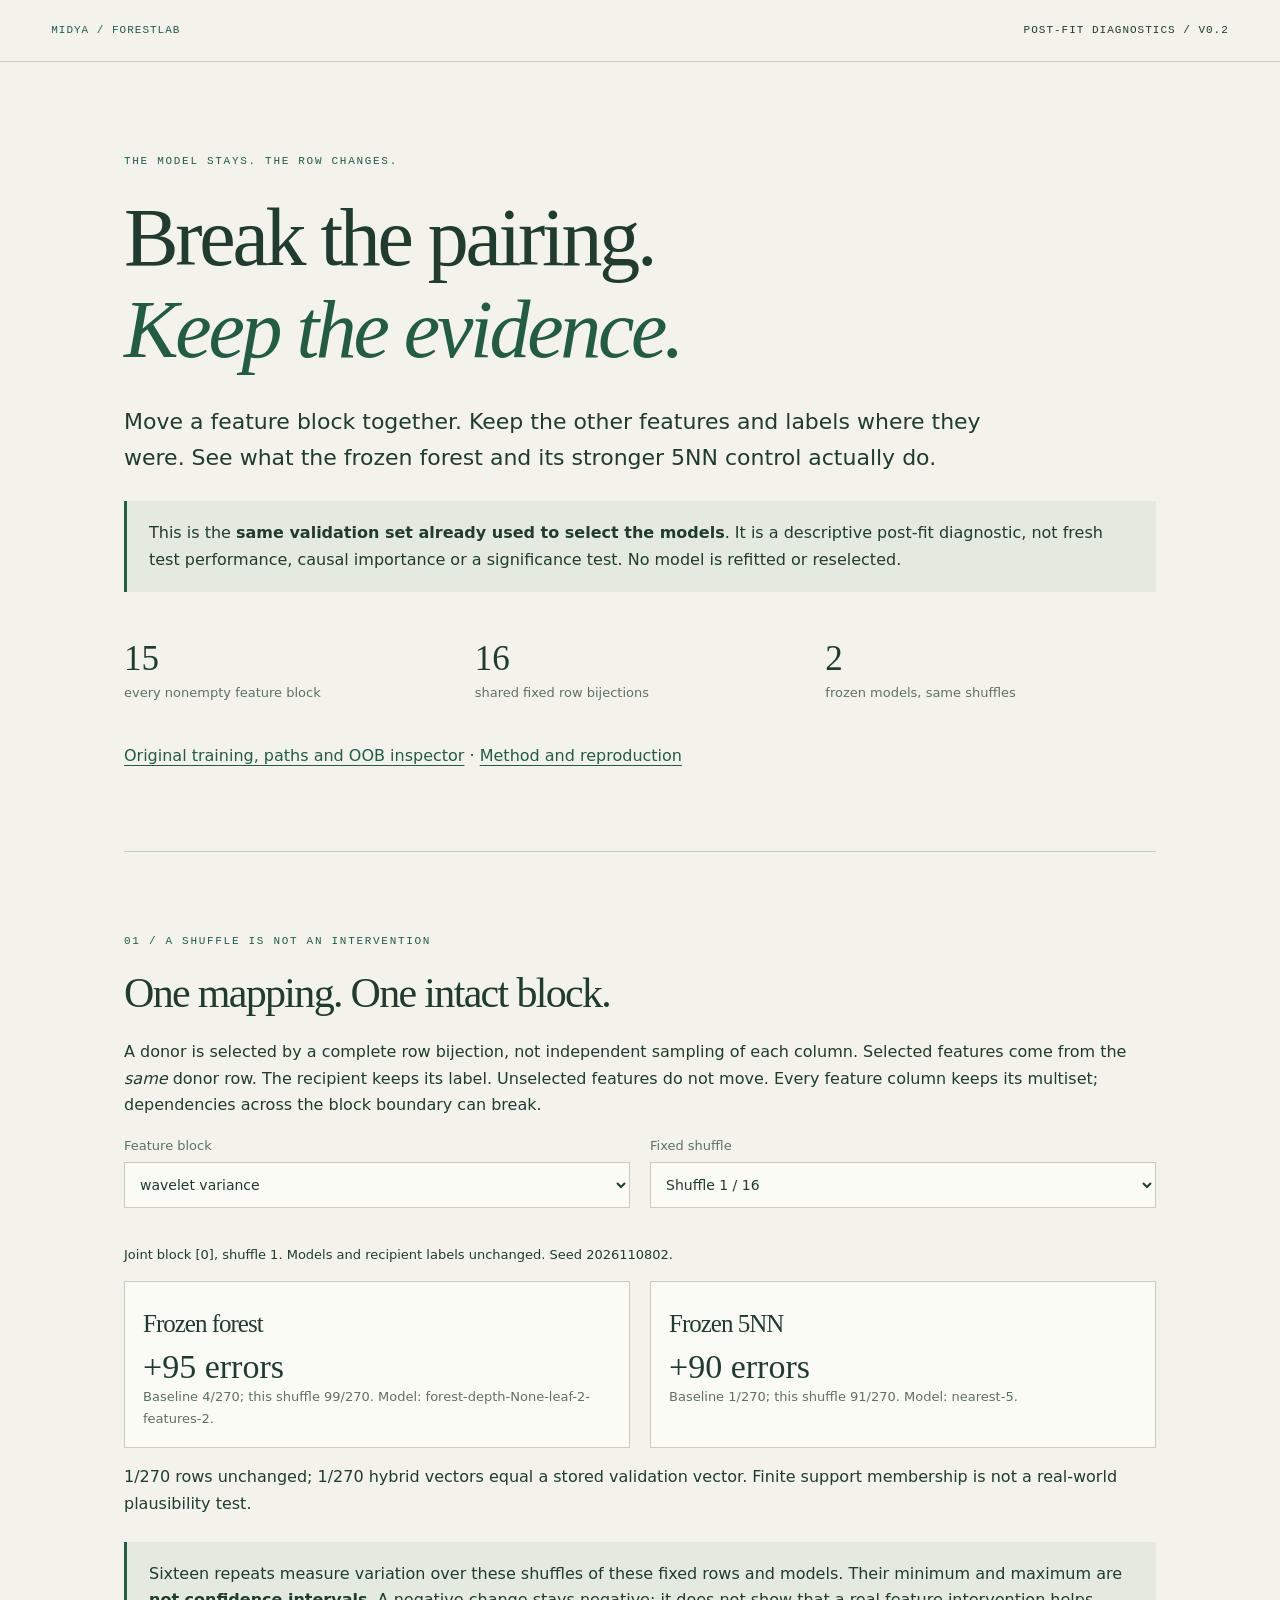
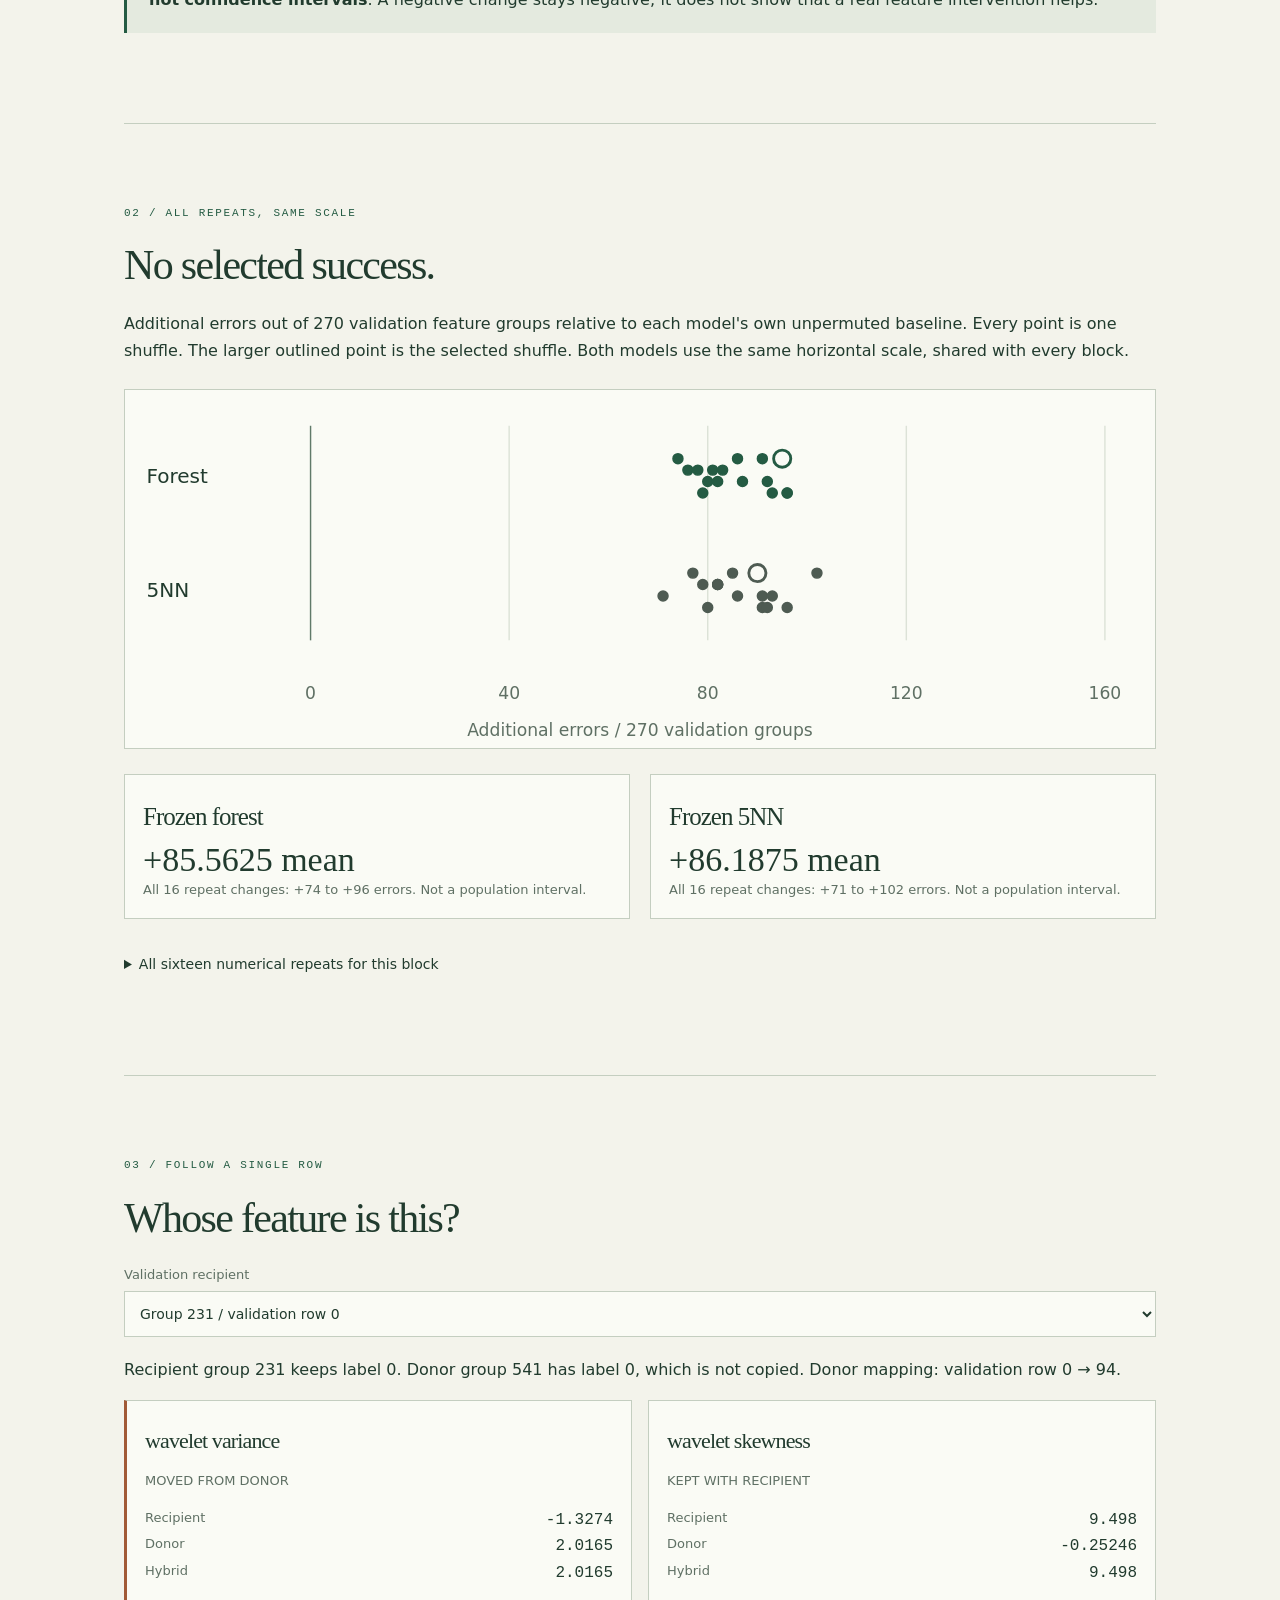
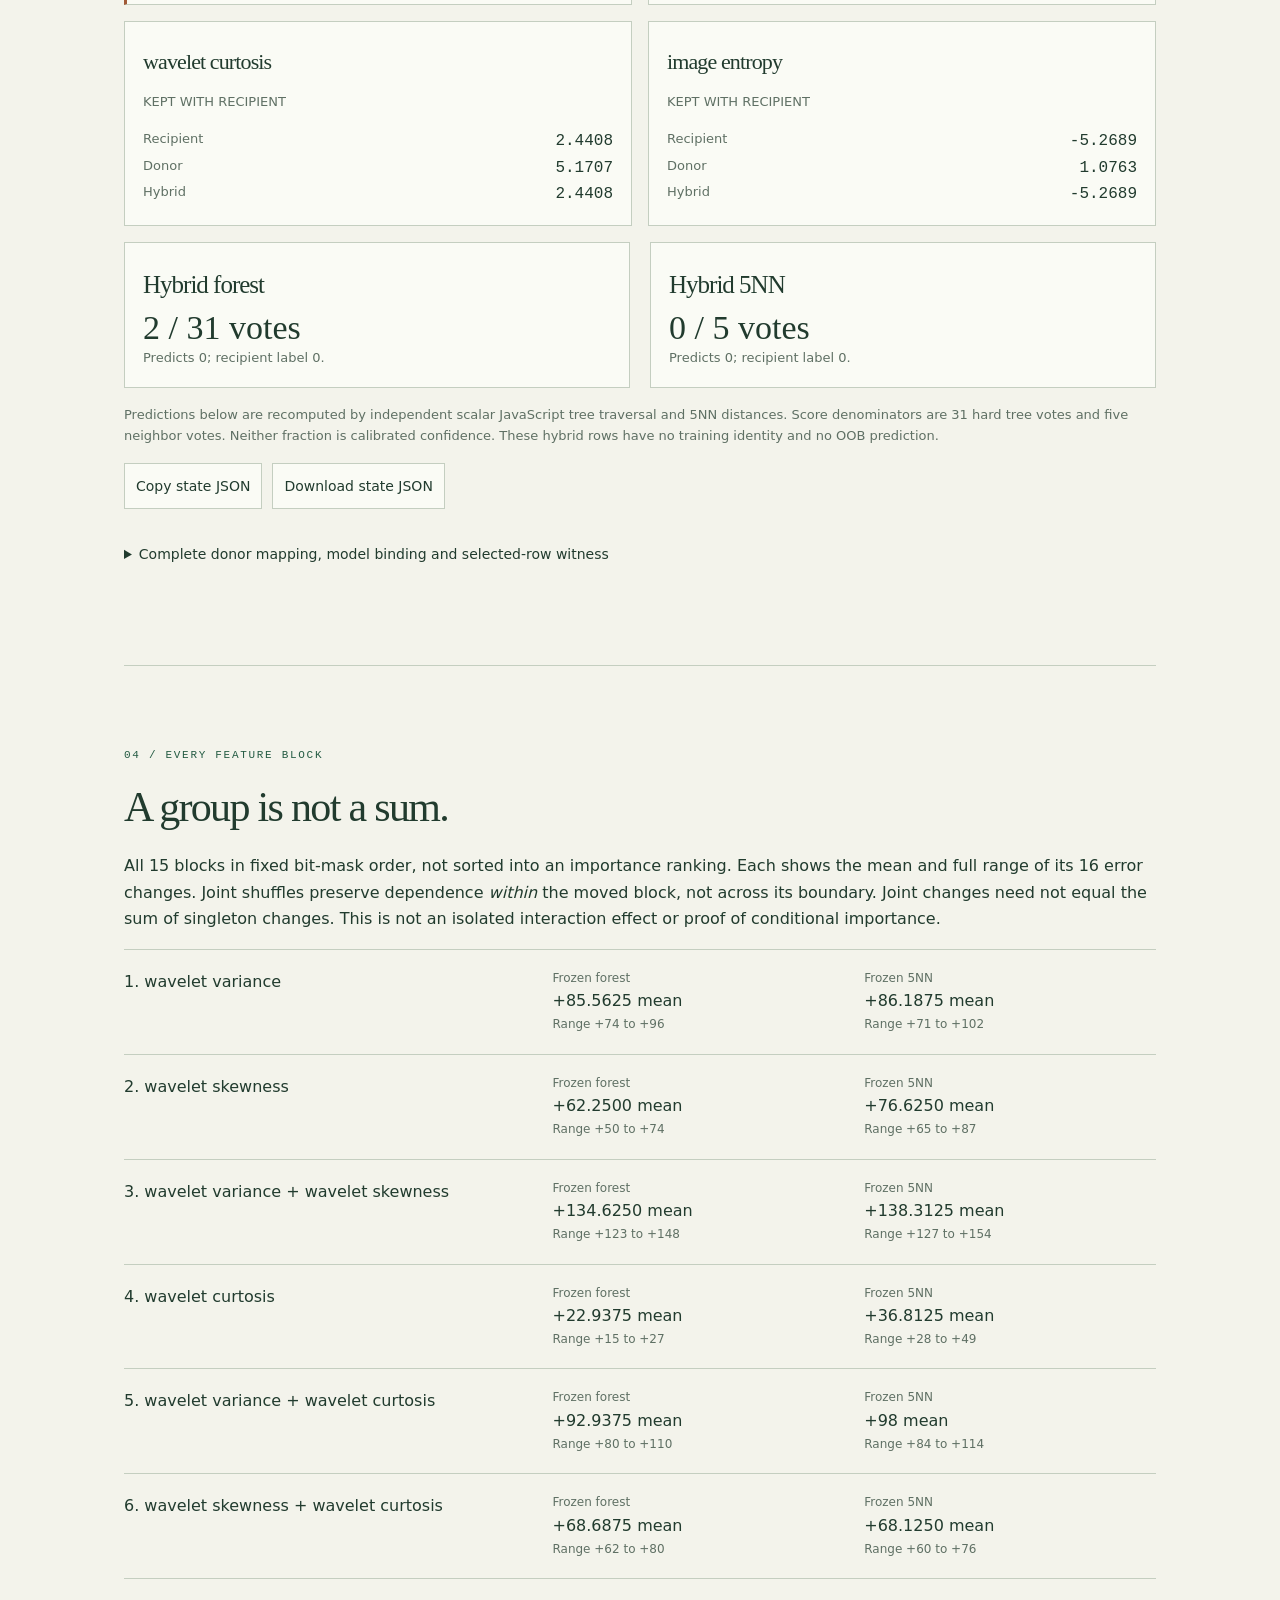
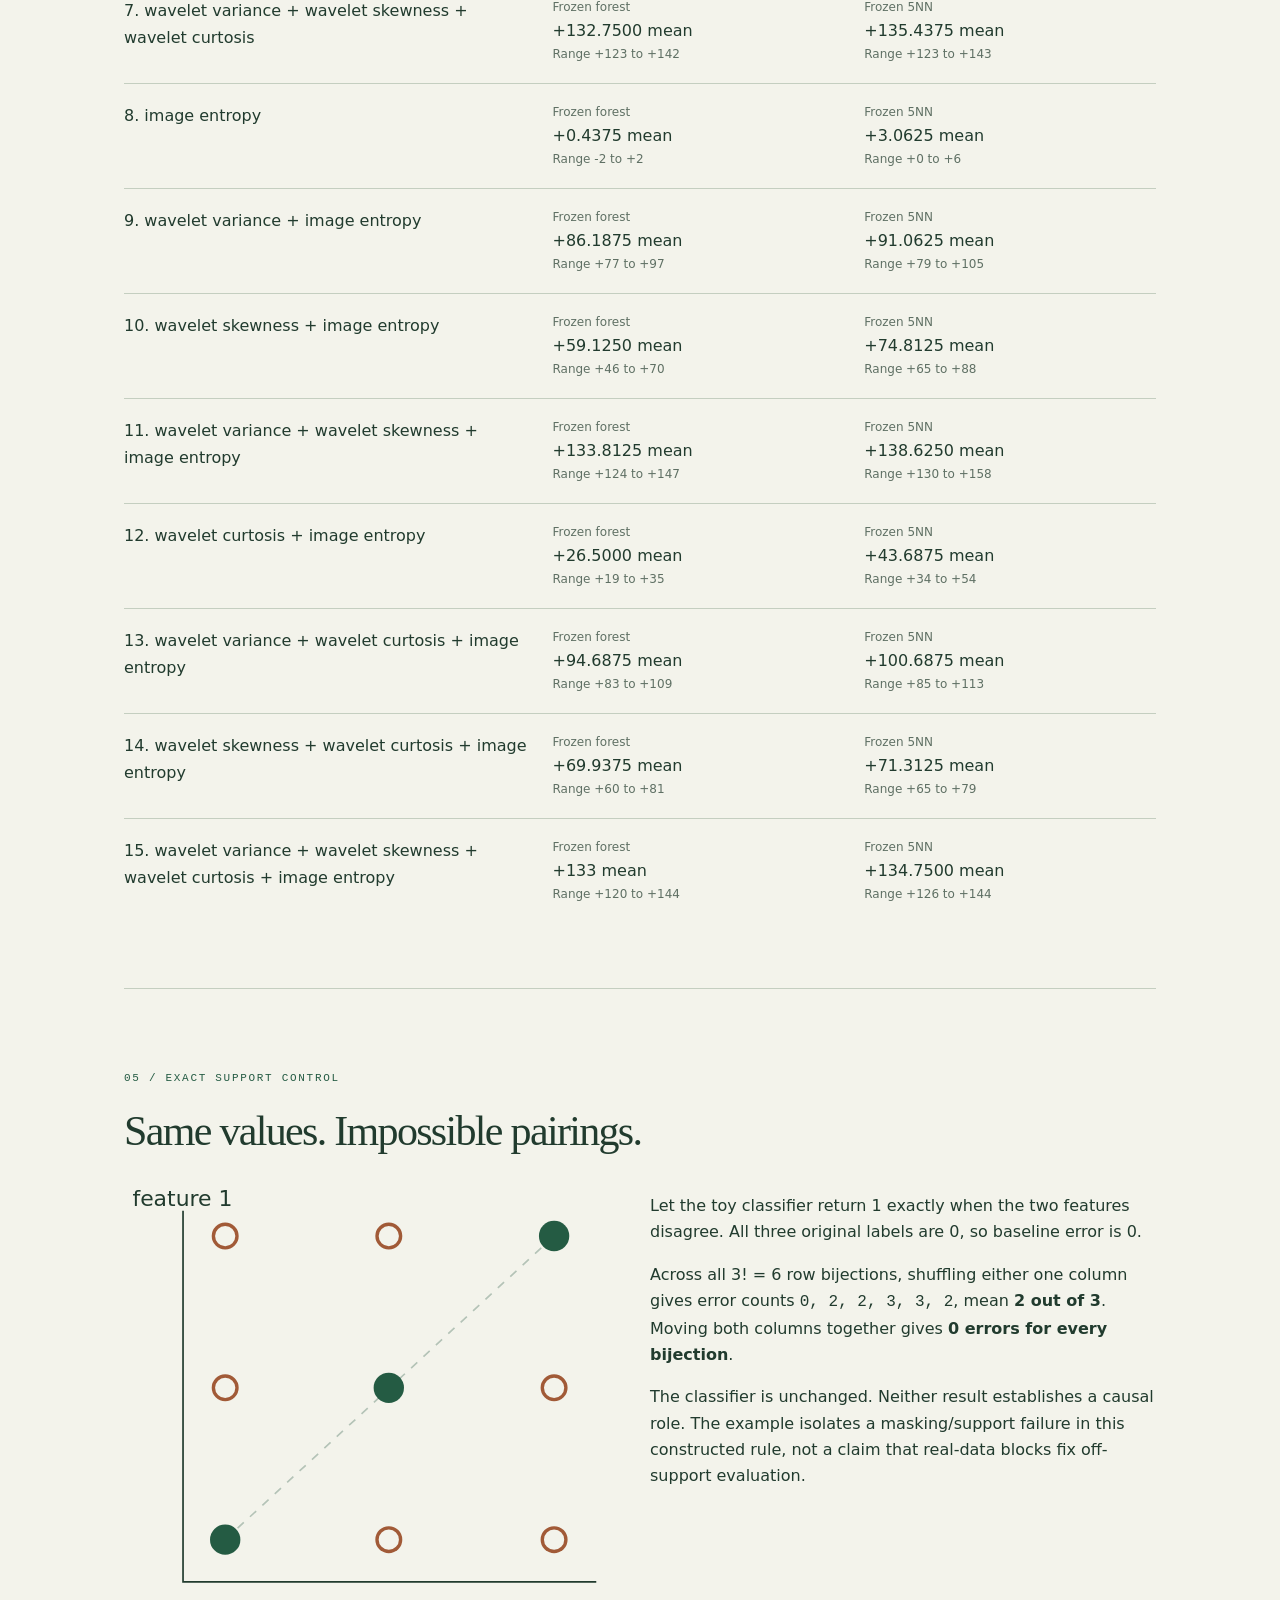
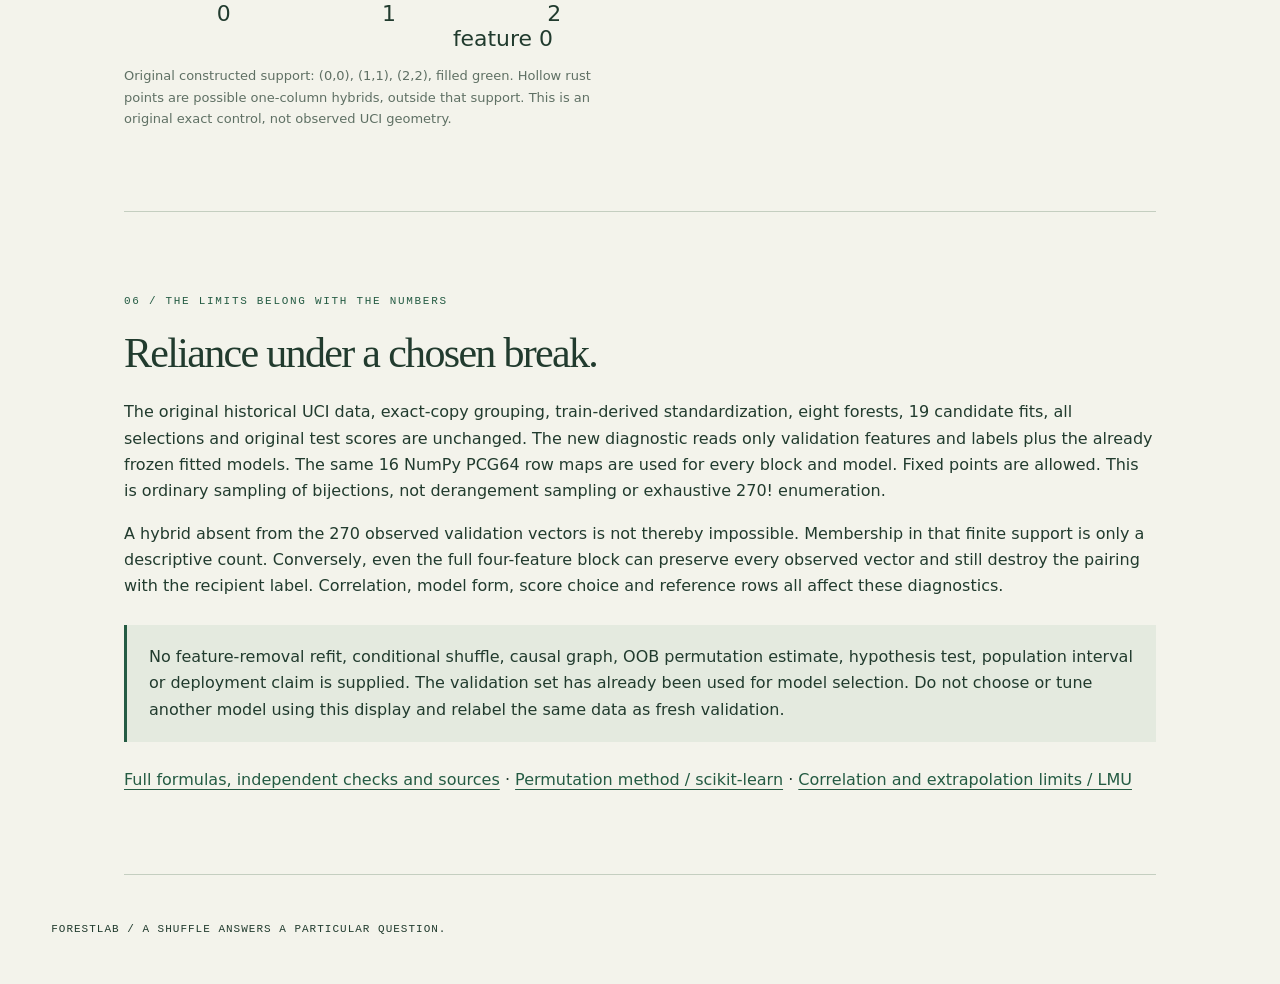
<file: docs/9-permutation.html>
<!doctype html><html lang="en"><head><meta charset="utf-8"><meta name="viewport" content="width=device-width,initial-scale=1"><meta name="description" content="All 15 feature blocks, all 16 shared shuffles, frozen forest and stronger 5NN control. An inspectable post-fit diagnostic, not causal importance."><title>ForestLab / Joint permutation audit</title><link rel="stylesheet" href="permutation.css"></head><body>
<header><a href="index.html">MIDYA / FORESTLAB</a><span>POST-FIT DIAGNOSTICS / V0.2</span></header><main>
<section class="hero"><p class="kicker">THE MODEL STAYS. THE ROW CHANGES.</p><h1>Break the pairing.<br><em>Keep the evidence.</em></h1><p class="lead">Move a feature block together. Keep the other features and labels where they were. See what the frozen forest and its stronger 5NN control actually do.</p><aside>This is the <strong>same validation set already used to select the models</strong>. It is a descriptive post-fit diagnostic, not fresh test performance, causal importance or a significance test. No model is refitted or reselected.</aside><div class="numbers"><div><b>15</b><span>every nonempty feature block</span></div><div><b>16</b><span>shared fixed row bijections</span></div><div><b>2</b><span>frozen models, same shuffles</span></div></div><p><a href="index.html">Original training, paths and OOB inspector</a> · <a href="https://github.com/midya8/forestlab/blob/main/PERMUTATION.md">Method and reproduction</a></p></section>
<section><p class="kicker">01 / A SHUFFLE IS NOT AN INTERVENTION</p><h2>One mapping. One intact block.</h2><p>A donor is selected by a complete row bijection, not independent sampling of each column. Selected features come from the <em>same</em> donor row. The recipient keeps its label. Unselected features do not move. Every feature column keeps its multiset; dependencies across the block boundary can break.</p><div class="selectors"><label>Feature block<select id="block"></select></label><label>Fixed shuffle<select id="repeat"></select></label></div><p id="status" role="status">Loading checked archives...</p><div id="selected" class="model-grid"></div><p id="support-note"></p><aside>Sixteen repeats measure variation over these shuffles of these fixed rows and models. Their minimum and maximum are <strong>not confidence intervals</strong>. A negative change stays negative; it does not show that a real feature intervention helps.</aside></section>
<section><p class="kicker">02 / ALL REPEATS, SAME SCALE</p><h2>No selected success.</h2><p>Additional errors out of 270 validation feature groups relative to each model's own unpermuted baseline. Every point is one shuffle. The larger outlined point is the selected shuffle. Both models use the same horizontal scale, shared with every block.</p><svg id="repeats-plot" role="img" aria-label="All sixteen error changes for each model" viewBox="0 0 720 230"></svg><div id="range-summary" class="model-grid"></div><details><summary>All sixteen numerical repeats for this block</summary><div class="scroll"><table id="repeat-table"><thead><tr><th>Shuffle</th><th>Forest errors</th><th>Forest change</th><th>5NN errors</th><th>5NN change</th><th>Unchanged rows</th><th>Rows in validation support</th></tr></thead><tbody></tbody></table></div></details></section>
<section><p class="kicker">03 / FOLLOW A SINGLE ROW</p><h2>Whose feature is this?</h2><label>Validation recipient<select id="row"></select></label><p id="row-identity"></p><div id="features" class="feature-grid"></div><div id="prediction" class="model-grid"></div><p class="caption">Predictions below are recomputed by independent scalar JavaScript tree traversal and 5NN distances. Score denominators are 31 hard tree votes and five neighbor votes. Neither fraction is calibrated confidence. These hybrid rows have no training identity and no OOB prediction.</p><div class="actions"><button id="copy">Copy state JSON</button><button id="download">Download state JSON</button></div><p id="copy-status" role="status"></p><details><summary>Complete donor mapping, model binding and selected-row witness</summary><pre id="witness"></pre></details></section>
<section><p class="kicker">04 / EVERY FEATURE BLOCK</p><h2>A group is not a sum.</h2><p>All 15 blocks in fixed bit-mask order, not sorted into an importance ranking. Each shows the mean and full range of its 16 error changes. Joint shuffles preserve dependence <em>within</em> the moved block, not across its boundary. Joint changes need not equal the sum of singleton changes. This is not an isolated interaction effect or proof of conditional importance.</p><div id="blocks"></div></section>
<section><p class="kicker">05 / EXACT SUPPORT CONTROL</p><h2>Same values. Impossible pairings.</h2><div class="control-grid"><div><svg viewBox="0 0 300 280" role="img" aria-label="Three original diagonal rows and six possible off-diagonal hybrid points"><path d="M35 20V240H280" fill="none" stroke="currentColor"/><path d="M60 215L255 35" fill="none" stroke="#b4c3b7" stroke-dasharray="5 5"/><g fill="#245b43"><circle cx="60" cy="215" r="9"/><circle cx="157" cy="125" r="9"/><circle cx="255" cy="35" r="9"/></g><g fill="none" stroke="#a15a37" stroke-width="2"><circle cx="60" cy="125" r="7"/><circle cx="60" cy="35" r="7"/><circle cx="157" cy="215" r="7"/><circle cx="157" cy="35" r="7"/><circle cx="255" cy="215" r="7"/><circle cx="255" cy="125" r="7"/></g><g font-size="13" fill="currentColor"><text x="55" y="263">0</text><text x="153" y="263">1</text><text x="251" y="263">2</text><text x="195" y="278">feature 0</text><text x="5" y="17">feature 1</text></g></svg><p class="caption">Original constructed support: (0,0), (1,1), (2,2), filled green. Hollow rust points are possible one-column hybrids, outside that support. This is an original exact control, not observed UCI geometry.</p></div><div><p>Let the toy classifier return 1 exactly when the two features disagree. All three original labels are 0, so baseline error is 0.</p><p>Across all 3! = 6 row bijections, shuffling either one column gives error counts <code>0, 2, 2, 3, 3, 2</code>, mean <strong>2 out of 3</strong>. Moving both columns together gives <strong>0 errors for every bijection</strong>.</p><p>The classifier is unchanged. Neither result establishes a causal role. The example isolates a masking/support failure in this constructed rule, not a claim that real-data blocks fix off-support evaluation.</p></div></div></section>
<section><p class="kicker">06 / THE LIMITS BELONG WITH THE NUMBERS</p><h2>Reliance under a chosen break.</h2><p>The original historical UCI data, exact-copy grouping, train-derived standardization, eight forests, 19 candidate fits, all selections and original test scores are unchanged. The new diagnostic reads only validation features and labels plus the already frozen fitted models. The same 16 NumPy PCG64 row maps are used for every block and model. Fixed points are allowed. This is ordinary sampling of bijections, not derangement sampling or exhaustive 270! enumeration.</p><p>A hybrid absent from the 270 observed validation vectors is not thereby impossible. Membership in that finite support is only a descriptive count. Conversely, even the full four-feature block can preserve every observed vector and still destroy the pairing with the recipient label. Correlation, model form, score choice and reference rows all affect these diagnostics.</p><aside>No feature-removal refit, conditional shuffle, causal graph, OOB permutation estimate, hypothesis test, population interval or deployment claim is supplied. The validation set has already been used for model selection. Do not choose or tune another model using this display and relabel the same data as fresh validation.</aside><p><a href="https://github.com/midya8/forestlab/blob/main/PERMUTATION.md">Full formulas, independent checks and sources</a> · <a href="https://scikit-learn.org/stable/modules/permutation%5Fimportance.html">Permutation method / scikit-learn</a> · <a href="https://slds-lmu.github.io/iml_methods_limitations/pfi-correlated.html">Correlation and extrapolation limits / LMU</a></p></section>
</main><footer>FORESTLAB / A SHUFFLE ANSWERS A PARTICULAR QUESTION.</footer>
<script src="archive-0.js"></script><script src="archive-1.js"></script><script src="archive-2.js"></script><script src="archive-3.js"></script><script src="data.js"></script><script src="inference.js"></script><script src="permutation-archive-0.js"></script><script src="permutation-data.js"></script><script src="permutation-inference.js"></script><script src="permutation-app.js"></script></body></html>
</file>
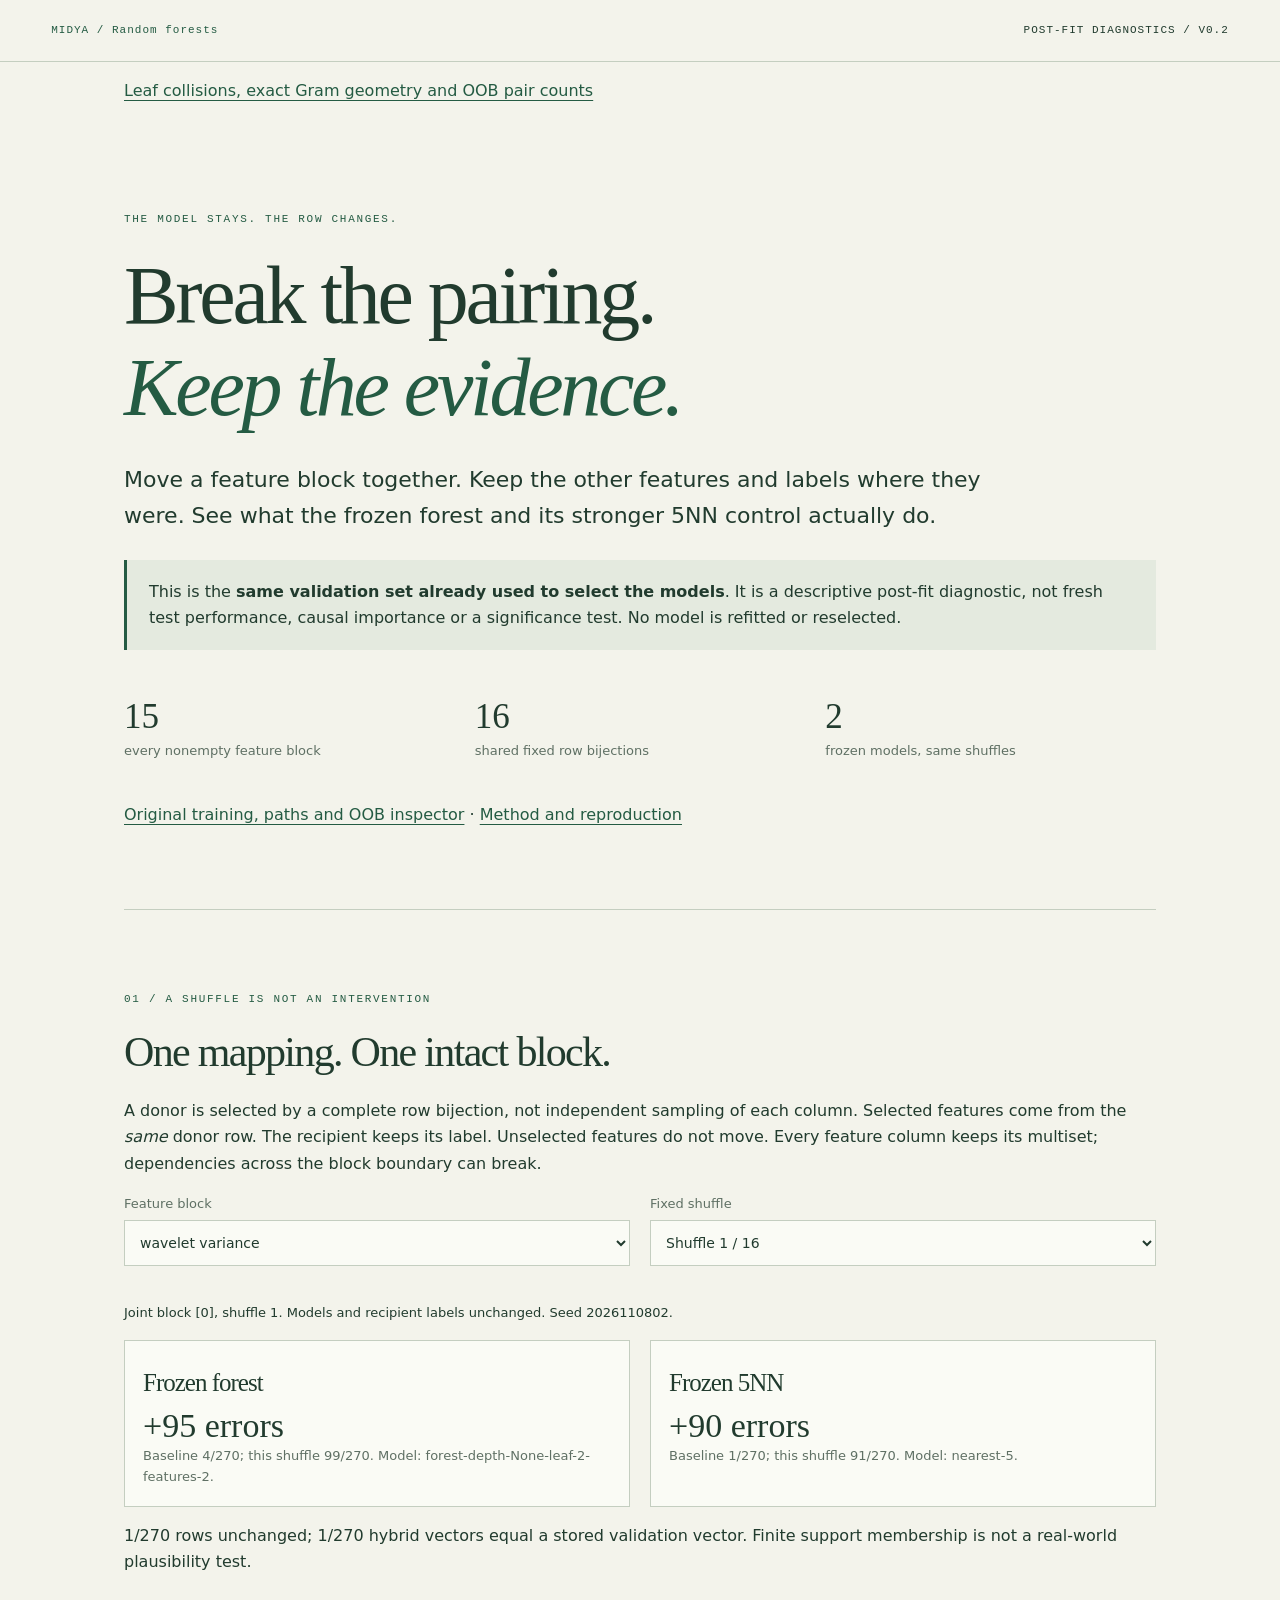
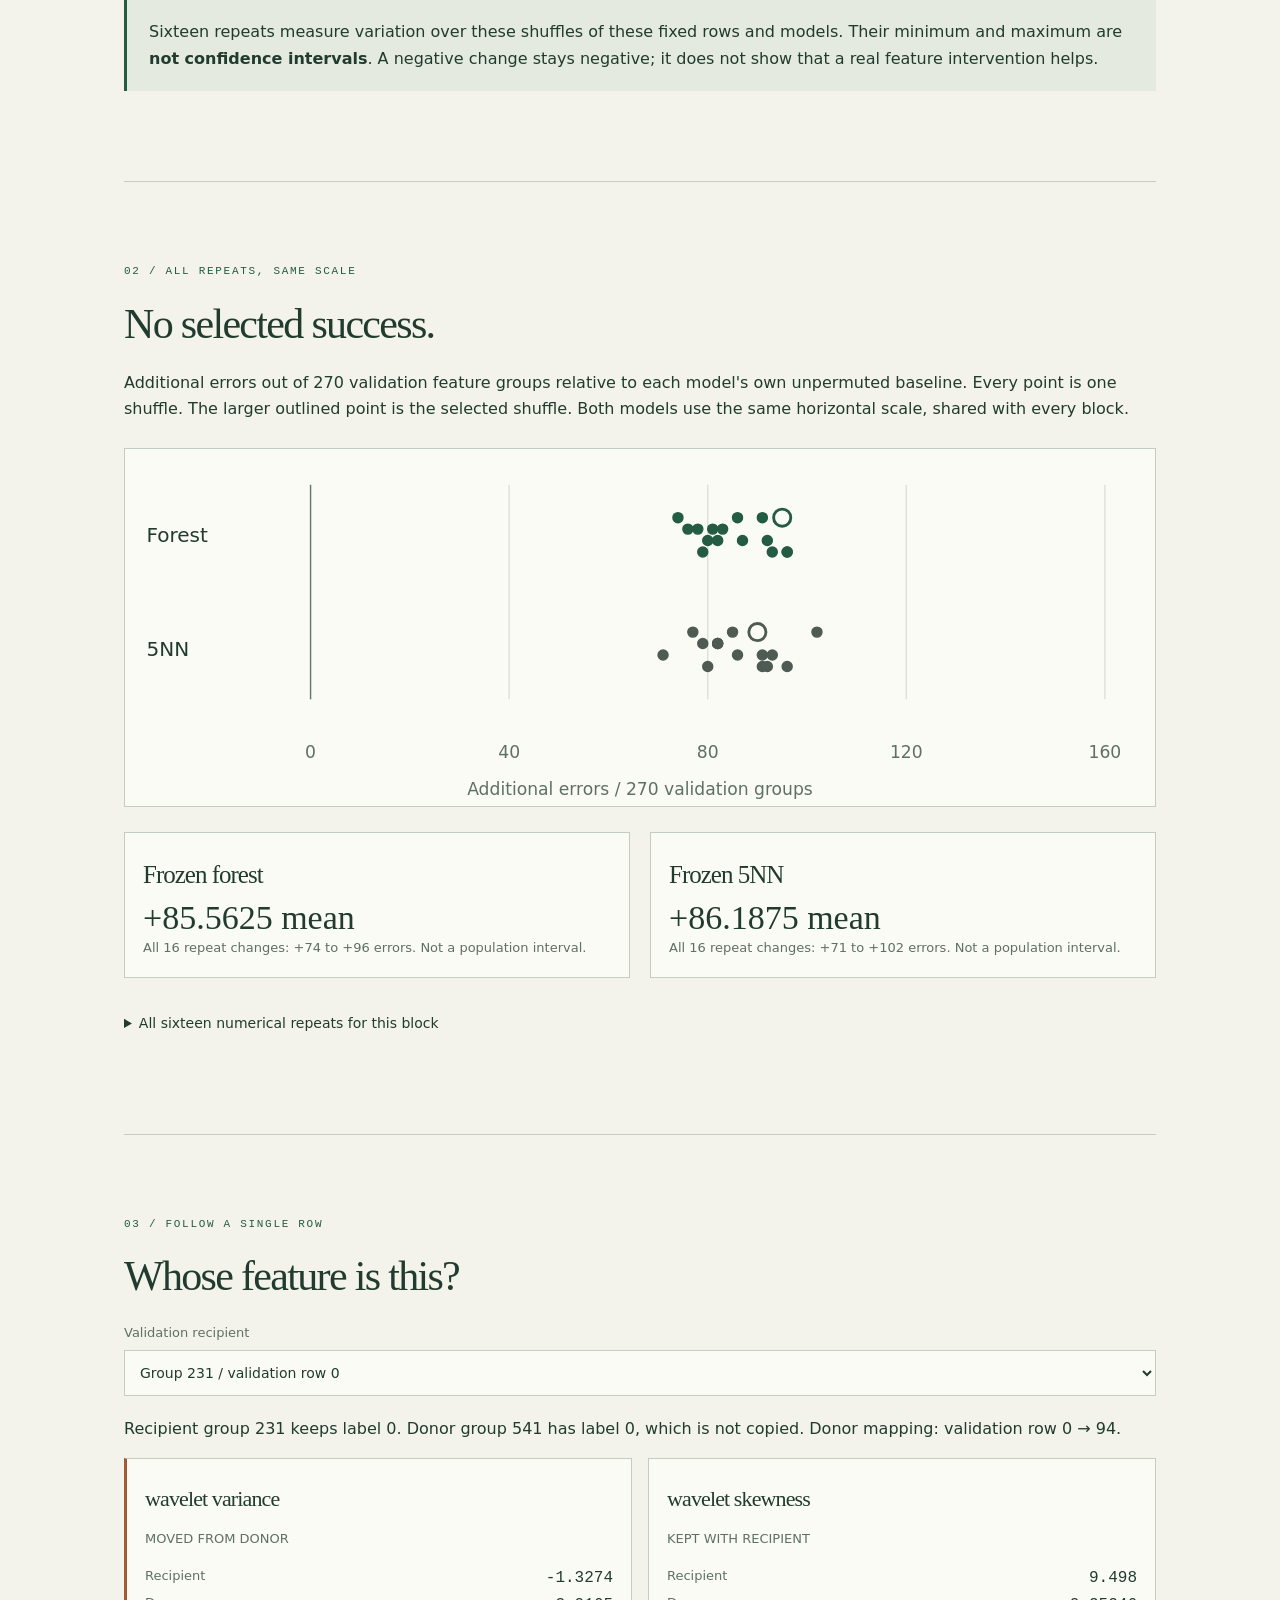
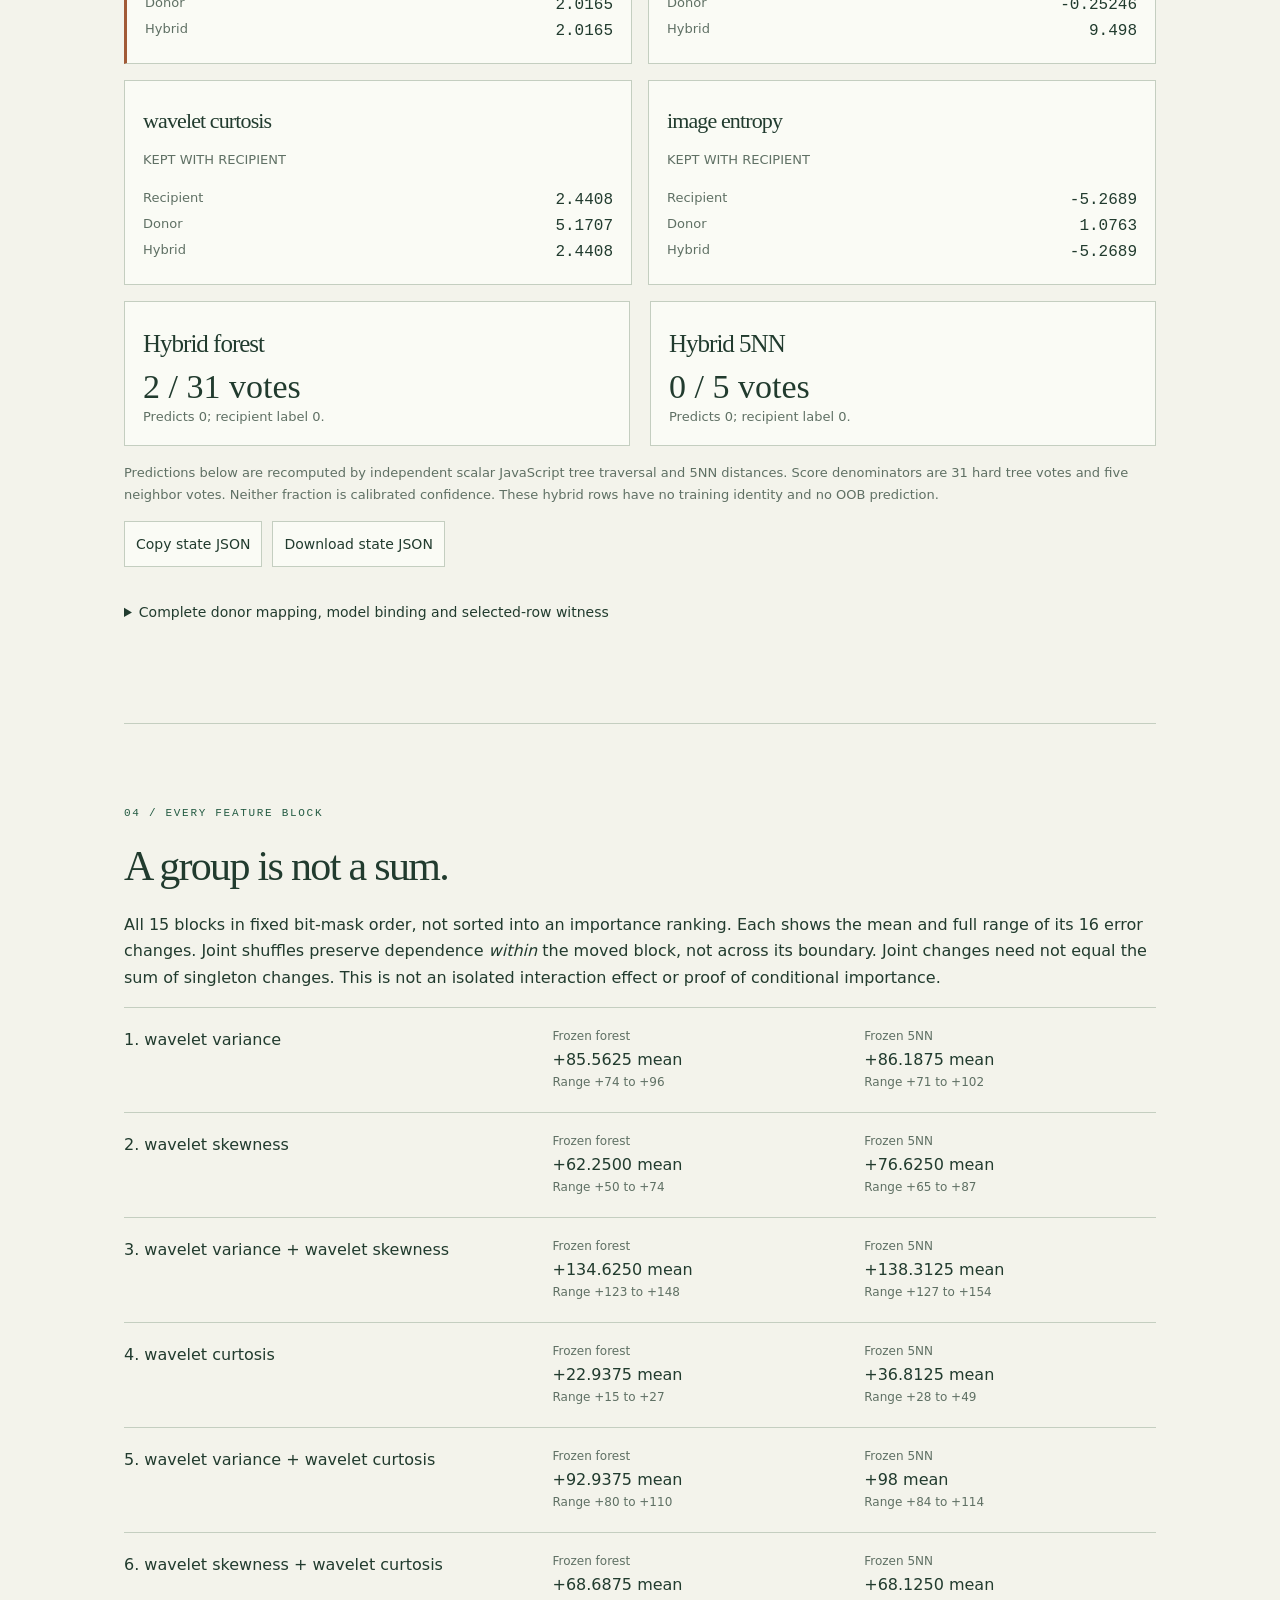
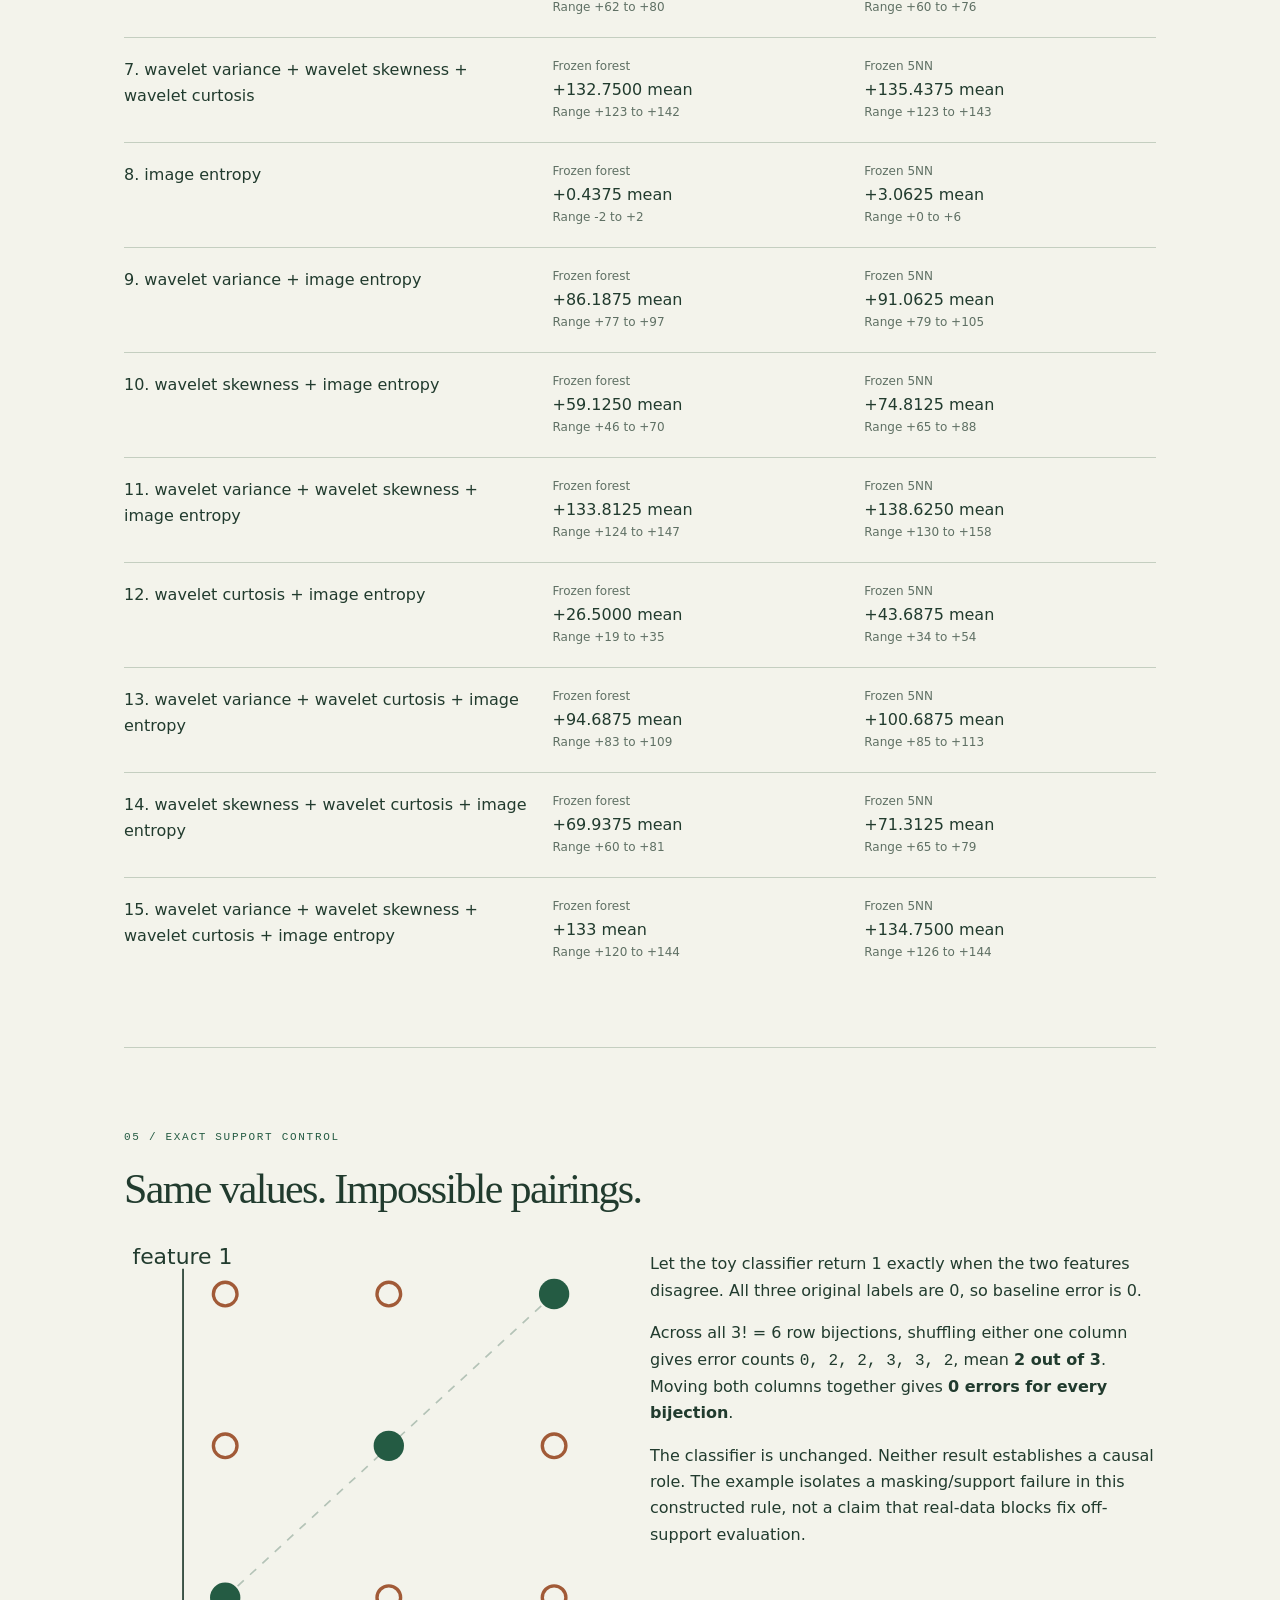
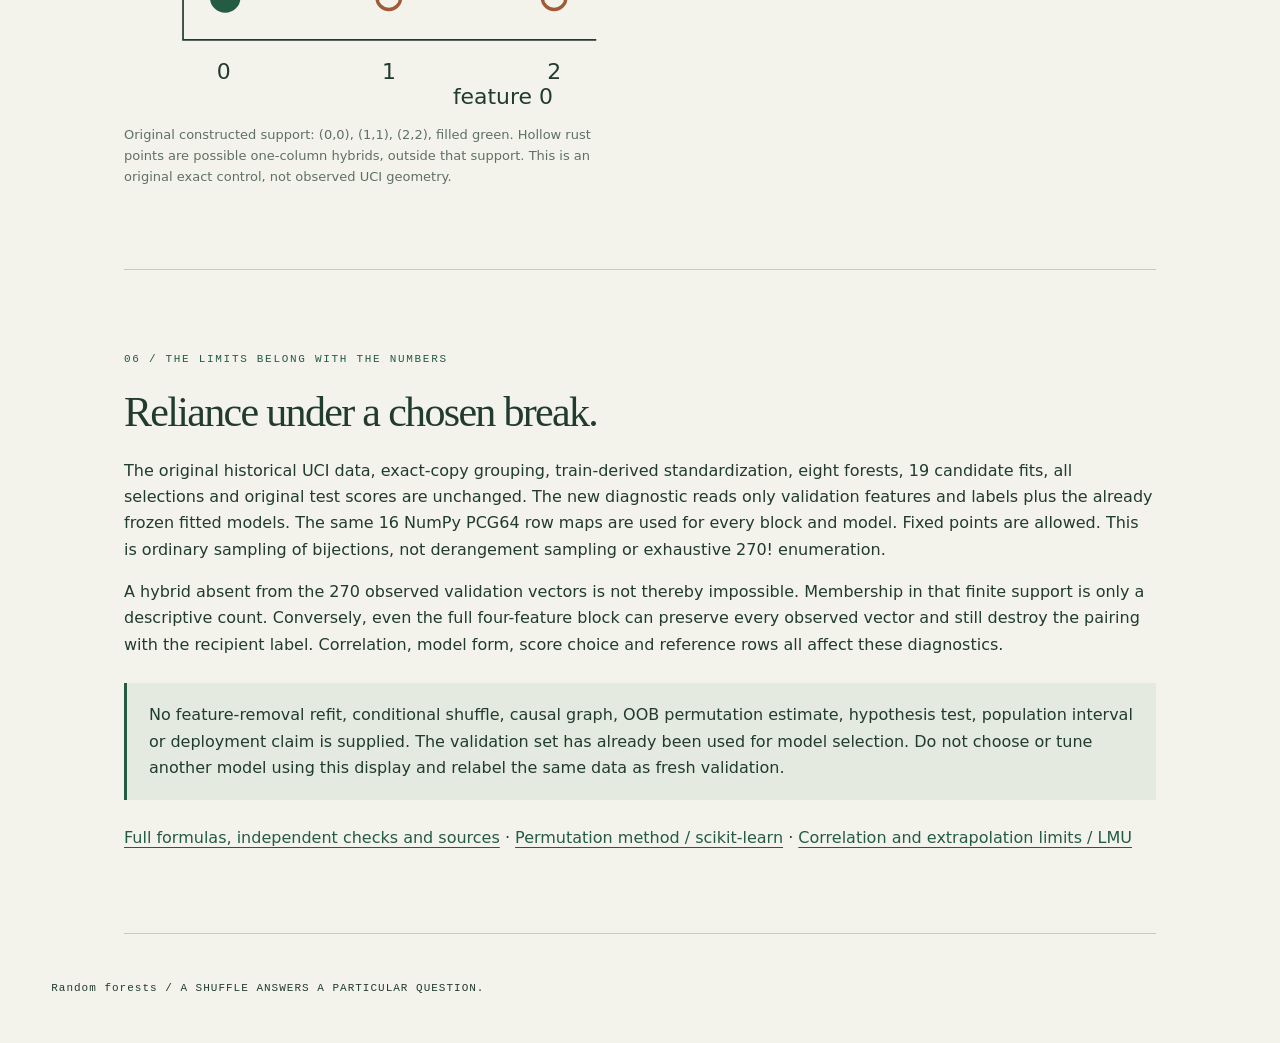
<file: docs/permutation.html>
<!doctype html><html lang="en"><head><meta charset="utf-8"><meta name="viewport" content="width=device-width,initial-scale=1"><meta name="description" content="All 15 feature blocks, all 16 shared shuffles, frozen forest and stronger 5NN control. An inspectable post-fit diagnostic, not causal importance."><title>Random forests / Joint permutation audit</title><link rel="stylesheet" href="permutation.css"></head><body>
<header><a href="index.html">MIDYA / Random forests</a><span>POST-FIT DIAGNOSTICS / V0.2</span></header><main><p><a href="proximity.html">Leaf collisions, exact Gram geometry and OOB pair counts</a></p>
<section class="hero"><p class="kicker">THE MODEL STAYS. THE ROW CHANGES.</p><h1>Break the pairing.<br><em>Keep the evidence.</em></h1><p class="lead">Move a feature block together. Keep the other features and labels where they were. See what the frozen forest and its stronger 5NN control actually do.</p><aside>This is the <strong>same validation set already used to select the models</strong>. It is a descriptive post-fit diagnostic, not fresh test performance, causal importance or a significance test. No model is refitted or reselected.</aside><div class="numbers"><div><b>15</b><span>every nonempty feature block</span></div><div><b>16</b><span>shared fixed row bijections</span></div><div><b>2</b><span>frozen models, same shuffles</span></div></div><p><a href="index.html">Original training, paths and OOB inspector</a> · <a href="https://github.com/midya8/random-forests/blob/main/PERMUTATION.md">Method and reproduction</a></p></section>
<section><p class="kicker">01 / A SHUFFLE IS NOT AN INTERVENTION</p><h2>One mapping. One intact block.</h2><p>A donor is selected by a complete row bijection, not independent sampling of each column. Selected features come from the <em>same</em> donor row. The recipient keeps its label. Unselected features do not move. Every feature column keeps its multiset; dependencies across the block boundary can break.</p><div class="selectors"><label>Feature block<select id="block"></select></label><label>Fixed shuffle<select id="repeat"></select></label></div><p id="status" role="status">Loading checked archives...</p><div id="selected" class="model-grid"></div><p id="support-note"></p><aside>Sixteen repeats measure variation over these shuffles of these fixed rows and models. Their minimum and maximum are <strong>not confidence intervals</strong>. A negative change stays negative; it does not show that a real feature intervention helps.</aside></section>
<section><p class="kicker">02 / ALL REPEATS, SAME SCALE</p><h2>No selected success.</h2><p>Additional errors out of 270 validation feature groups relative to each model's own unpermuted baseline. Every point is one shuffle. The larger outlined point is the selected shuffle. Both models use the same horizontal scale, shared with every block.</p><svg id="repeats-plot" role="img" aria-label="All sixteen error changes for each model" viewBox="0 0 720 230"></svg><div id="range-summary" class="model-grid"></div><details><summary>All sixteen numerical repeats for this block</summary><div class="scroll"><table id="repeat-table"><thead><tr><th>Shuffle</th><th>Forest errors</th><th>Forest change</th><th>5NN errors</th><th>5NN change</th><th>Unchanged rows</th><th>Rows in validation support</th></tr></thead><tbody></tbody></table></div></details></section>
<section><p class="kicker">03 / FOLLOW A SINGLE ROW</p><h2>Whose feature is this?</h2><label>Validation recipient<select id="row"></select></label><p id="row-identity"></p><div id="features" class="feature-grid"></div><div id="prediction" class="model-grid"></div><p class="caption">Predictions below are recomputed by independent scalar JavaScript tree traversal and 5NN distances. Score denominators are 31 hard tree votes and five neighbor votes. Neither fraction is calibrated confidence. These hybrid rows have no training identity and no OOB prediction.</p><div class="actions"><button id="copy">Copy state JSON</button><button id="download">Download state JSON</button></div><p id="copy-status" role="status"></p><details><summary>Complete donor mapping, model binding and selected-row witness</summary><pre id="witness"></pre></details></section>
<section><p class="kicker">04 / EVERY FEATURE BLOCK</p><h2>A group is not a sum.</h2><p>All 15 blocks in fixed bit-mask order, not sorted into an importance ranking. Each shows the mean and full range of its 16 error changes. Joint shuffles preserve dependence <em>within</em> the moved block, not across its boundary. Joint changes need not equal the sum of singleton changes. This is not an isolated interaction effect or proof of conditional importance.</p><div id="blocks"></div></section>
<section><p class="kicker">05 / EXACT SUPPORT CONTROL</p><h2>Same values. Impossible pairings.</h2><div class="control-grid"><div><svg viewBox="0 0 300 280" role="img" aria-label="Three original diagonal rows and six possible off-diagonal hybrid points"><path d="M35 20V240H280" fill="none" stroke="currentColor"/><path d="M60 215L255 35" fill="none" stroke="#b4c3b7" stroke-dasharray="5 5"/><g fill="#245b43"><circle cx="60" cy="215" r="9"/><circle cx="157" cy="125" r="9"/><circle cx="255" cy="35" r="9"/></g><g fill="none" stroke="#a15a37" stroke-width="2"><circle cx="60" cy="125" r="7"/><circle cx="60" cy="35" r="7"/><circle cx="157" cy="215" r="7"/><circle cx="157" cy="35" r="7"/><circle cx="255" cy="215" r="7"/><circle cx="255" cy="125" r="7"/></g><g font-size="13" fill="currentColor"><text x="55" y="263">0</text><text x="153" y="263">1</text><text x="251" y="263">2</text><text x="195" y="278">feature 0</text><text x="5" y="17">feature 1</text></g></svg><p class="caption">Original constructed support: (0,0), (1,1), (2,2), filled green. Hollow rust points are possible one-column hybrids, outside that support. This is an original exact control, not observed UCI geometry.</p></div><div><p>Let the toy classifier return 1 exactly when the two features disagree. All three original labels are 0, so baseline error is 0.</p><p>Across all 3! = 6 row bijections, shuffling either one column gives error counts <code>0, 2, 2, 3, 3, 2</code>, mean <strong>2 out of 3</strong>. Moving both columns together gives <strong>0 errors for every bijection</strong>.</p><p>The classifier is unchanged. Neither result establishes a causal role. The example isolates a masking/support failure in this constructed rule, not a claim that real-data blocks fix off-support evaluation.</p></div></div></section>
<section><p class="kicker">06 / THE LIMITS BELONG WITH THE NUMBERS</p><h2>Reliance under a chosen break.</h2><p>The original historical UCI data, exact-copy grouping, train-derived standardization, eight forests, 19 candidate fits, all selections and original test scores are unchanged. The new diagnostic reads only validation features and labels plus the already frozen fitted models. The same 16 NumPy PCG64 row maps are used for every block and model. Fixed points are allowed. This is ordinary sampling of bijections, not derangement sampling or exhaustive 270! enumeration.</p><p>A hybrid absent from the 270 observed validation vectors is not thereby impossible. Membership in that finite support is only a descriptive count. Conversely, even the full four-feature block can preserve every observed vector and still destroy the pairing with the recipient label. Correlation, model form, score choice and reference rows all affect these diagnostics.</p><aside>No feature-removal refit, conditional shuffle, causal graph, OOB permutation estimate, hypothesis test, population interval or deployment claim is supplied. The validation set has already been used for model selection. Do not choose or tune another model using this display and relabel the same data as fresh validation.</aside><p><a href="https://github.com/midya8/random-forests/blob/main/PERMUTATION.md">Full formulas, independent checks and sources</a> · <a href="https://scikit-learn.org/stable/modules/permutation%5Fimportance.html">Permutation method / scikit-learn</a> · <a href="https://slds-lmu.github.io/iml_methods_limitations/pfi-correlated.html">Correlation and extrapolation limits / LMU</a></p></section>
</main><footer>Random forests / A SHUFFLE ANSWERS A PARTICULAR QUESTION.</footer>
<script src="archive-0.js"></script><script src="archive-1.js"></script><script src="archive-2.js"></script><script src="archive-3.js"></script><script src="data.js"></script><script src="inference.js"></script><script src="permutation-archive-0.js"></script><script src="permutation-data.js"></script><script src="permutation-inference.js"></script><script src="permutation-app.js"></script></body></html>
</file>
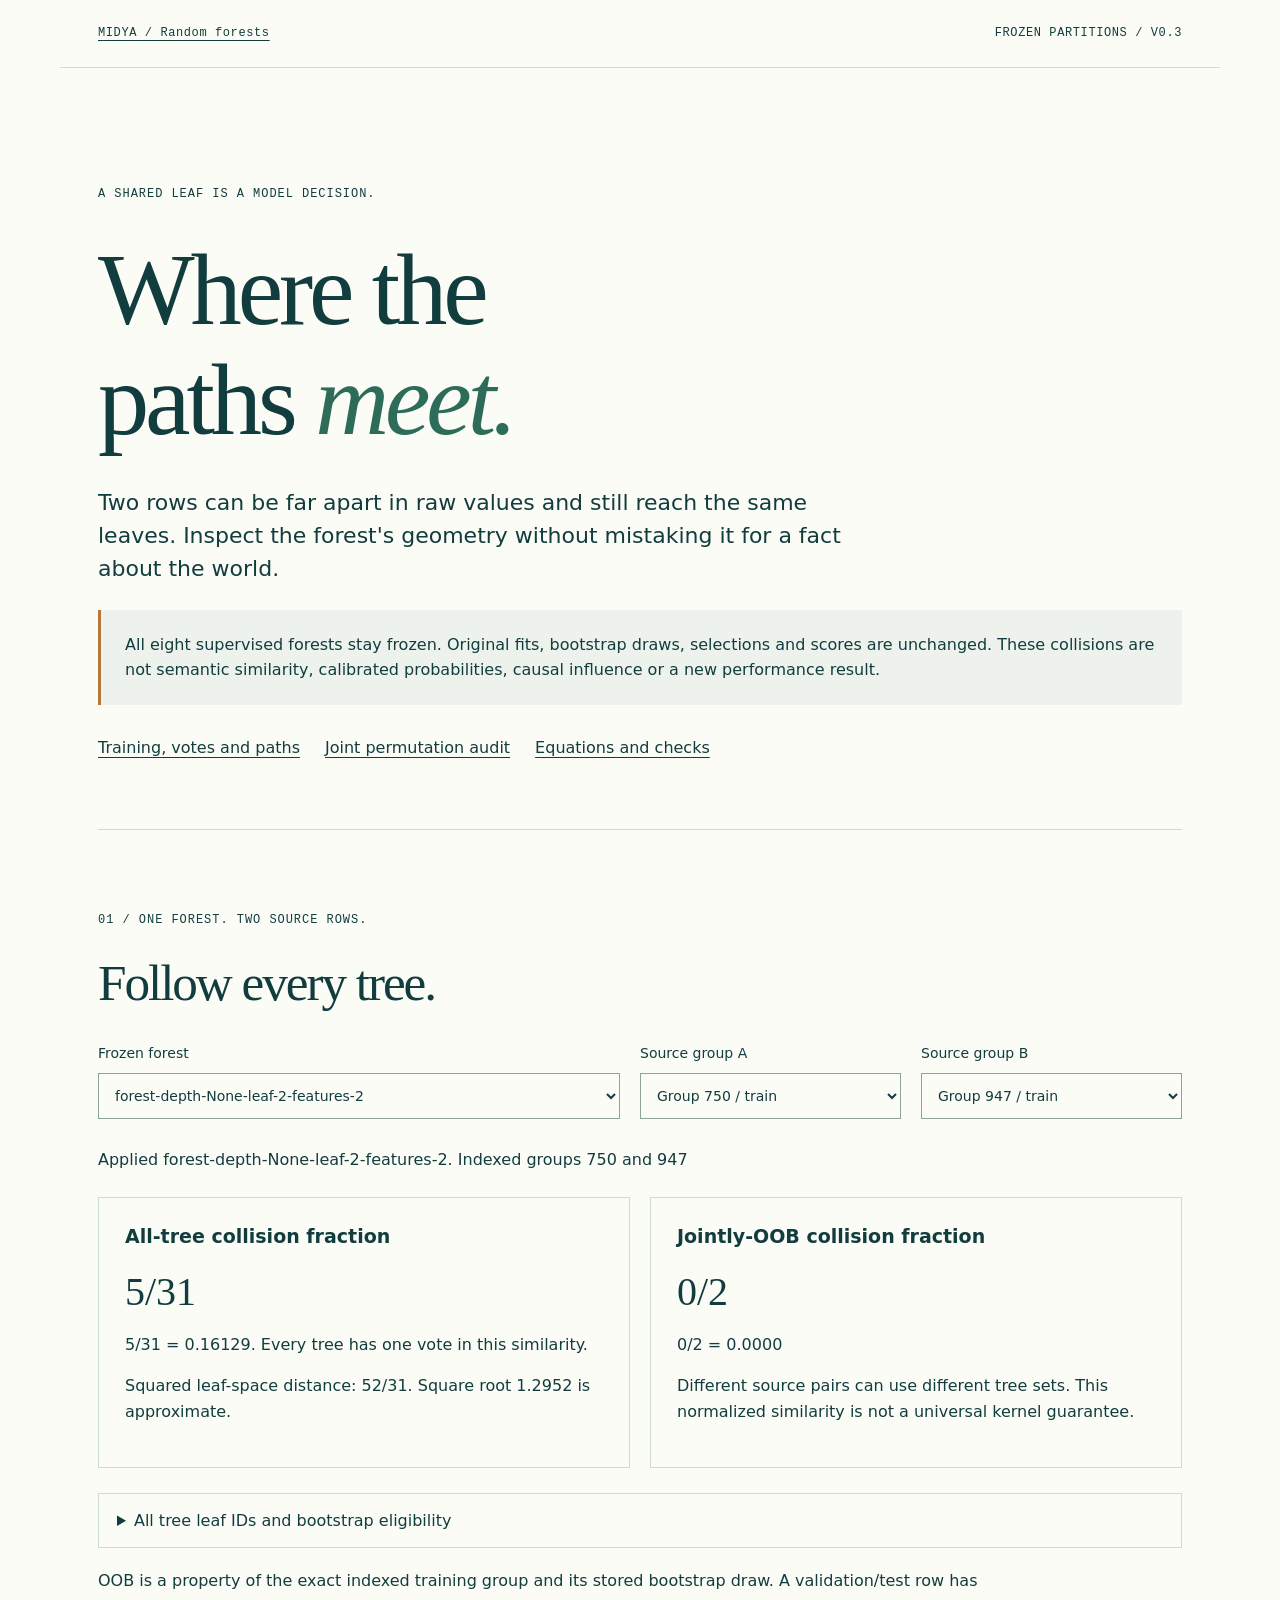
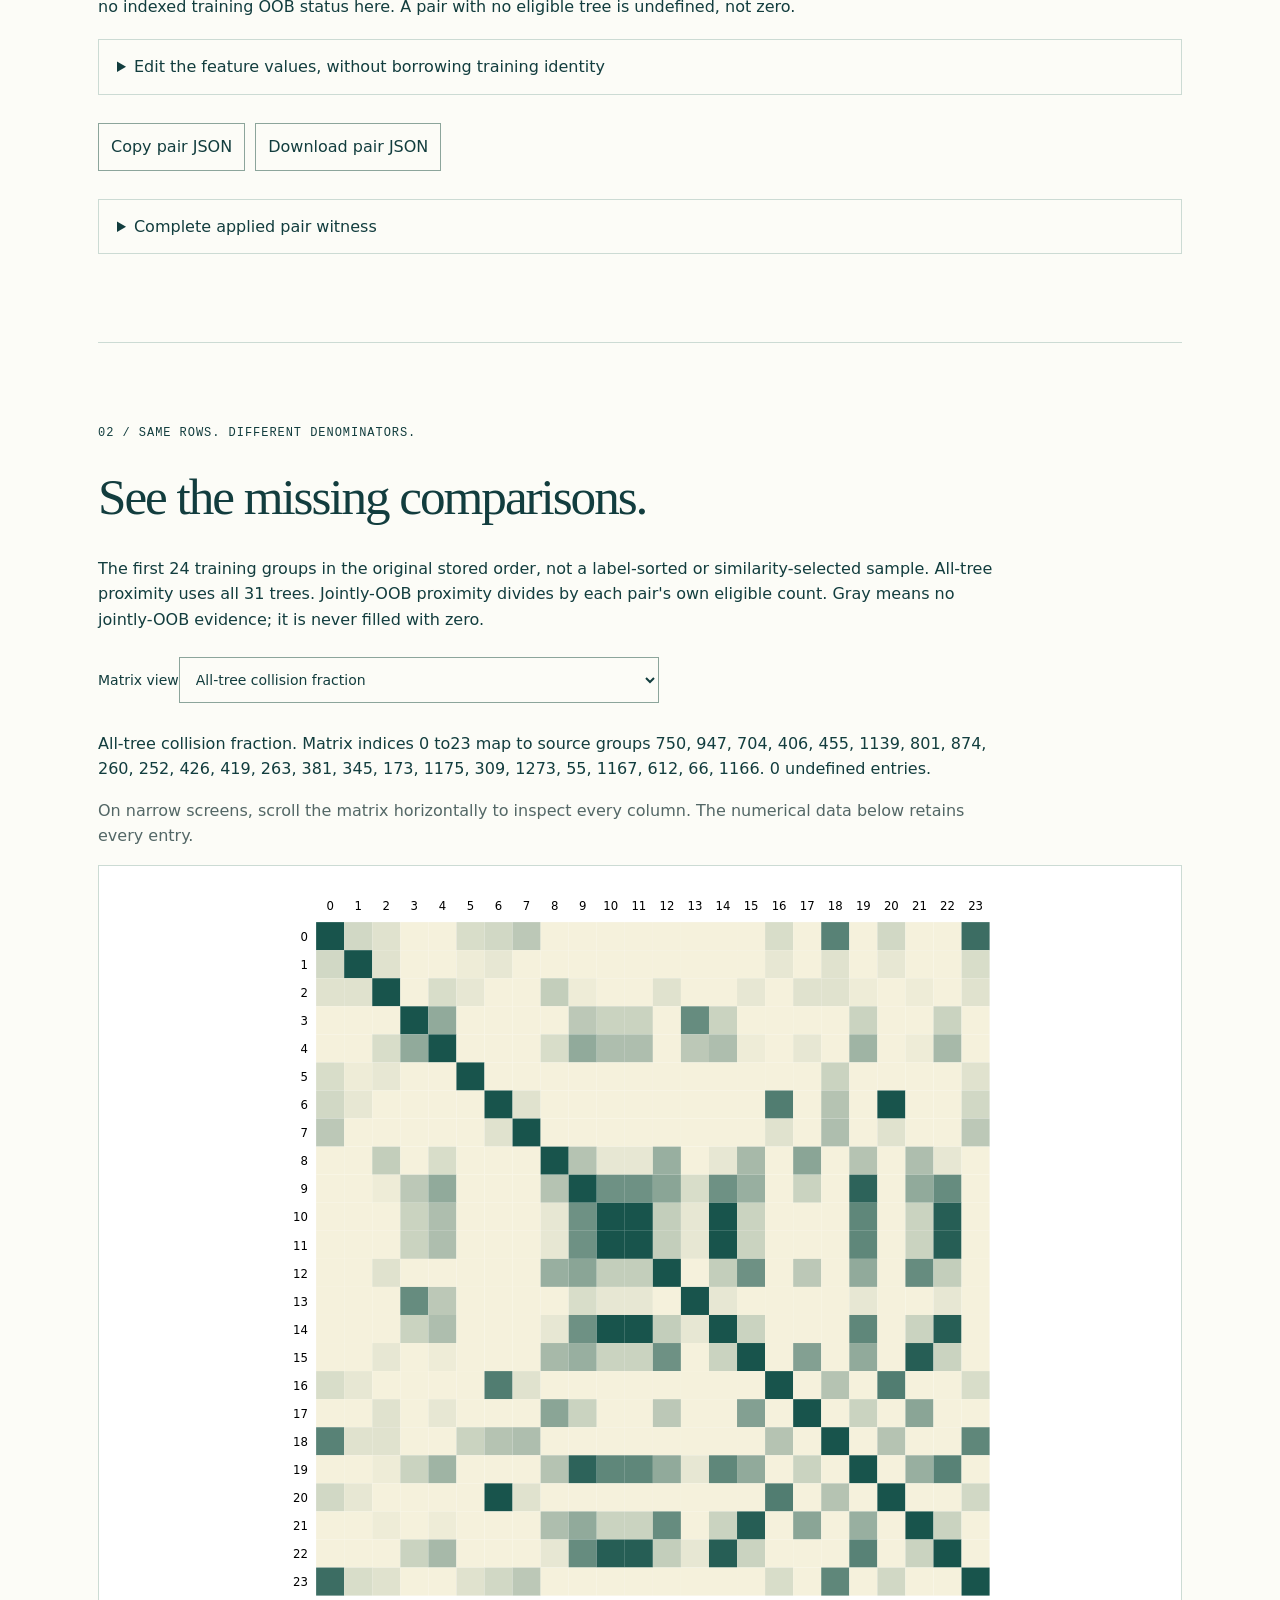
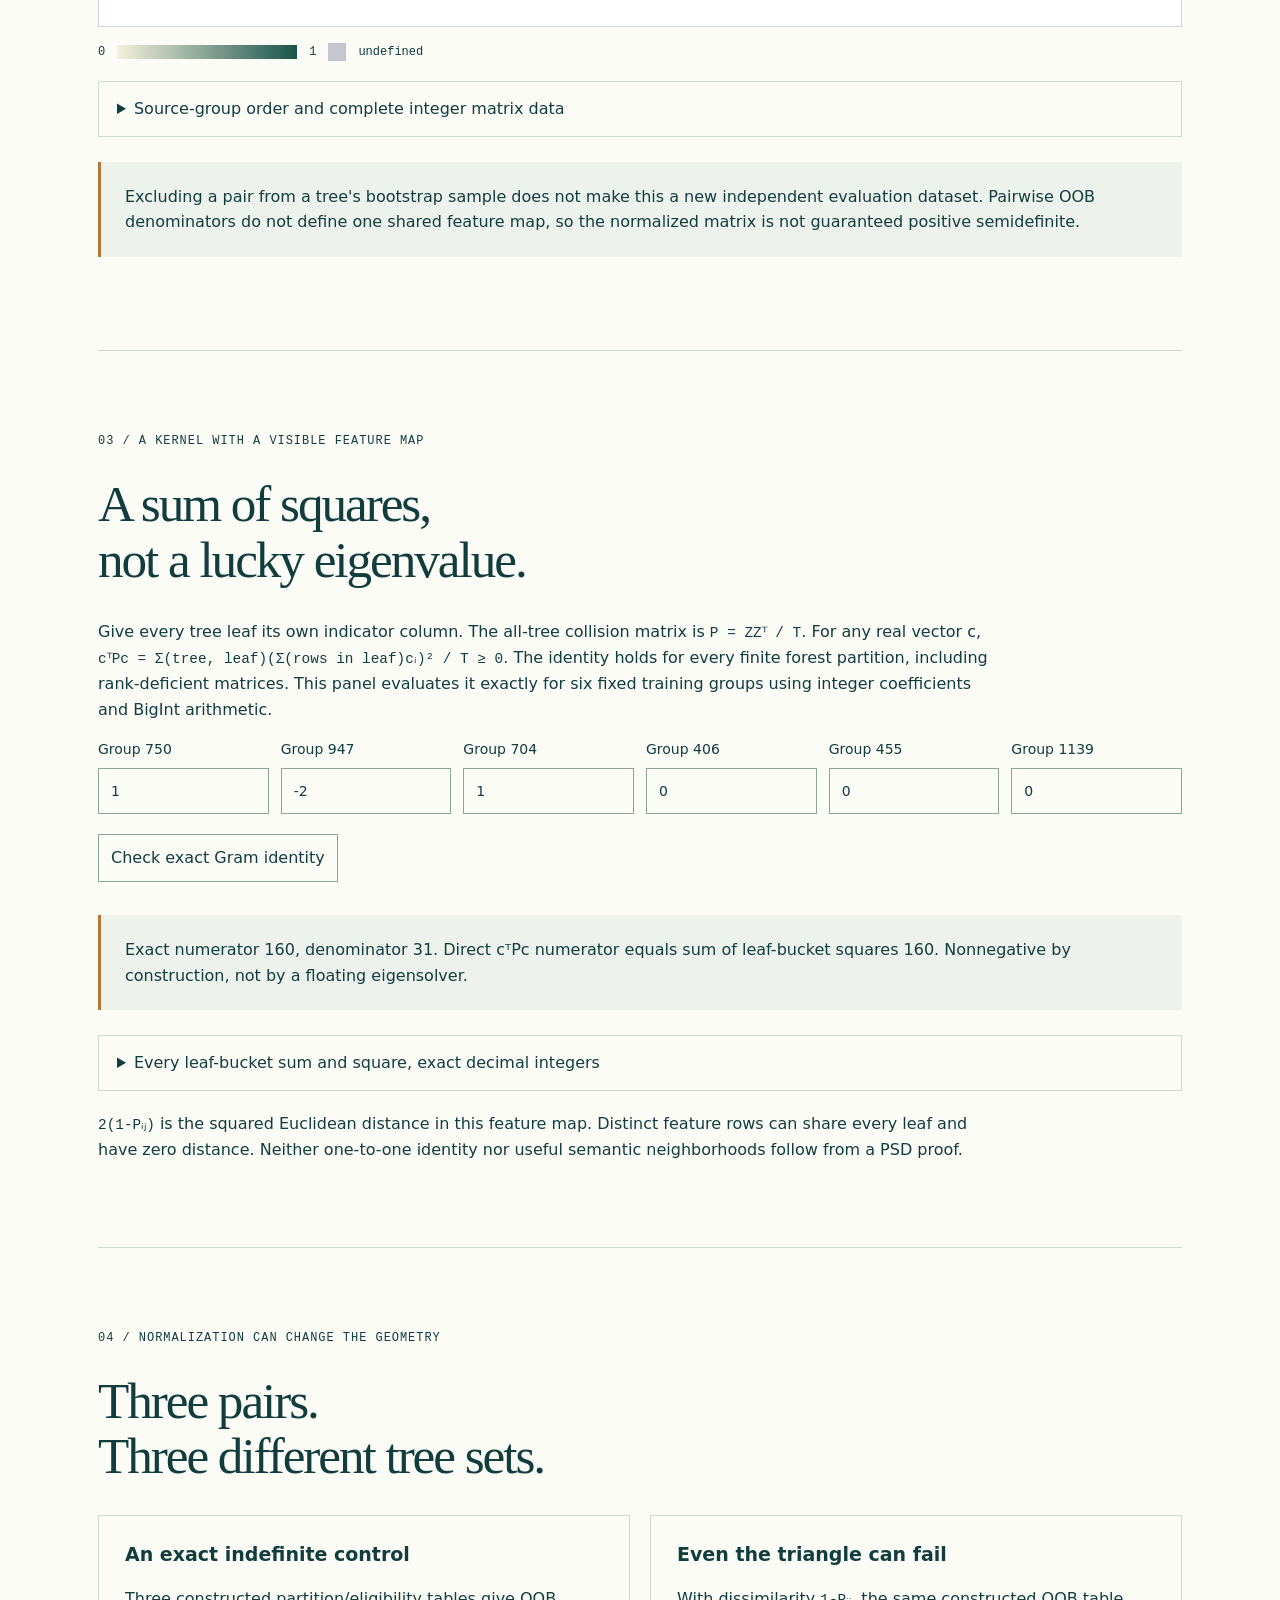
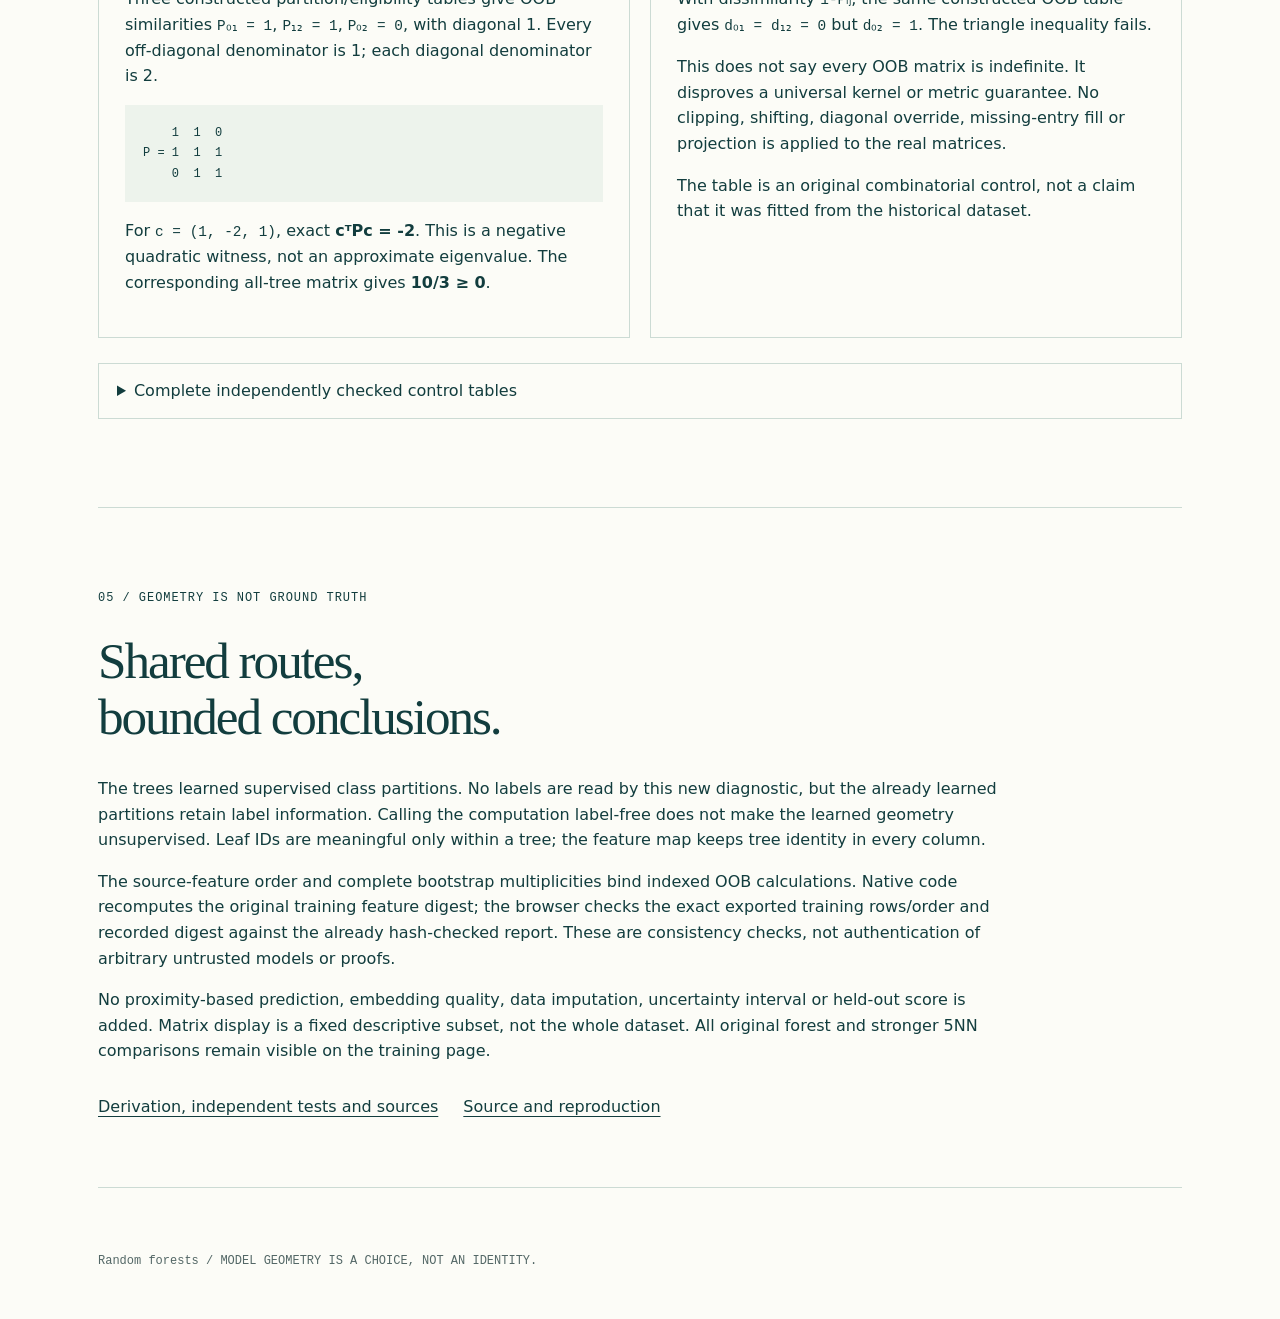
<file: docs/proximity.html>
<!doctype html><html lang="en"><head><meta charset="utf-8"><meta name="viewport" content="width=device-width,initial-scale=1"><meta name="description" content="Frozen forest leaf-collision geometry, exact Gram witnesses, jointly-OOB denominators and a constructed indefinite control."><title>Random forests / Where the paths meet</title><link rel="stylesheet" href="proximity.css"></head><body>
<header><a href="index.html">MIDYA / Random forests</a><span>FROZEN PARTITIONS / V0.3</span></header><main>
<section class="hero"><p class="kicker">A SHARED LEAF IS A MODEL DECISION.</p><h1>Where the<br>paths <em>meet.</em></h1><p class="lead">Two rows can be far apart in raw values and still reach the same leaves. Inspect the forest's geometry without mistaking it for a fact about the world.</p><aside>All eight supervised forests stay frozen. Original fits, bootstrap draws, selections and scores are unchanged. These collisions are not semantic similarity, calibrated probabilities, causal influence or a new performance result.</aside><nav><a href="index.html">Training, votes and paths</a><a href="permutation.html">Joint permutation audit</a><a href="https://github.com/midya8/random-forests/blob/main/PROXIMITY.md">Equations and checks</a></nav></section>
<section><p class="kicker">01 / ONE FOREST. TWO SOURCE ROWS.</p><h2>Follow every tree.</h2><div class="selectors"><label>Frozen forest<select id="prox-model"></select></label><label>Source group A<select id="prox-a"></select></label><label>Source group B<select id="prox-b"></select></label></div><p id="prox-context" role="status">Loading checked original archive...</p><div id="prox-pair" class="cards"></div><details><summary>All tree leaf IDs and bootstrap eligibility</summary><div class="scroll"><table id="prox-trees"><thead><tr><th>Tree</th><th>A leaf</th><th>B leaf</th><th>Same leaf</th><th>A OOB</th><th>B OOB</th><th>Jointly OOB</th></tr></thead><tbody></tbody></table></div></details><p>OOB is a property of the exact indexed training group and its stored bootstrap draw. A validation/test row has no indexed training OOB status here. A pair with no eligible tree is undefined, not zero.</p>
<details id="prox-editor"><summary>Edit the feature values, without borrowing training identity</summary><form id="prox-form" novalidate><div id="prox-features" class="features"></div><button type="submit">Apply feature-only pair</button><button type="button" id="prox-reset">Restore source pair</button></form><p>Only Apply changes the witness. A feature-only query gets all-tree collisions but no OOB result, even if it happens to equal a stored row. Changing a source selector or model restores the selected source values.</p></details><p id="prox-error" role="alert"></p><div class="actions"><button id="prox-copy">Copy pair JSON</button><button id="prox-download">Download pair JSON</button></div><p id="prox-copy-status" role="status"></p><details><summary>Complete applied pair witness</summary><pre id="prox-witness"></pre></details></section>
<section><p class="kicker">02 / SAME ROWS. DIFFERENT DENOMINATORS.</p><h2>See the missing comparisons.</h2><p>The first 24 training groups in the original stored order, not a label-sorted or similarity-selected sample. All-tree proximity uses all 31 trees. Jointly-OOB proximity divides by each pair's own eligible count. Gray means no jointly-OOB evidence; it is never filled with zero.</p><label>Matrix view<select id="prox-matrix-mode"><option value="full">All-tree collision fraction</option><option value="oob">Jointly-OOB collision fraction</option><option value="count">Jointly-OOB eligible tree count</option></select></label><p id="prox-matrix-caption"></p><p class="caption">On narrow screens, scroll the matrix horizontally to inspect every column. The numerical data below retains every entry.</p><div class="matrix-scroll" tabindex="0" aria-label="Scrollable full proximity matrix"><svg id="prox-matrix" viewBox="0 0 650 650" role="img" aria-label="Twenty-four by twenty-four forest proximity matrix"></svg></div><div class="legend"><span>0</span><i></i><span id="prox-legend-max">1</span><span class="missing"></span><span>undefined</span></div><details><summary>Source-group order and complete integer matrix data</summary><pre id="prox-matrix-data"></pre></details><aside>Excluding a pair from a tree's bootstrap sample does not make this a new independent evaluation dataset. Pairwise OOB denominators do not define one shared feature map, so the normalized matrix is not guaranteed positive semidefinite.</aside></section>
<section><p class="kicker">03 / A KERNEL WITH A VISIBLE FEATURE MAP</p><h2>A sum of squares,<br>not a lucky eigenvalue.</h2><p>Give every tree leaf its own indicator column. The all-tree collision matrix is <code>P = ZZᵀ / T</code>. For any real vector c, <code>cᵀPc = Σ(tree, leaf)(Σ(rows in leaf)cᵢ)² / T ≥ 0</code>. The identity holds for every finite forest partition, including rank-deficient matrices. This panel evaluates it exactly for six fixed training groups using integer coefficients and BigInt arithmetic.</p><div id="prox-coefficients" class="coefficients"></div><button id="prox-quadratic-run">Check exact Gram identity</button><p id="prox-quadratic-error" role="alert"></p><aside id="prox-quadratic-result"></aside><details><summary>Every leaf-bucket sum and square, exact decimal integers</summary><pre id="prox-quadratic-witness"></pre></details><p><code>2(1-Pᵢⱼ)</code> is the squared Euclidean distance in this feature map. Distinct feature rows can share every leaf and have zero distance. Neither one-to-one identity nor useful semantic neighborhoods follow from a PSD proof.</p></section>
<section><p class="kicker">04 / NORMALIZATION CAN CHANGE THE GEOMETRY</p><h2>Three pairs.<br>Three different tree sets.</h2><div class="cards"><article><h3>An exact indefinite control</h3><p>Three constructed partition/eligibility tables give OOB similarities <code>P₀₁ = 1</code>, <code>P₁₂ = 1</code>, <code>P₀₂ = 0</code>, with diagonal 1. Every off-diagonal denominator is 1; each diagonal denominator is 2.</p><pre>    1  1  0
P = 1  1  1
    0  1  1</pre><p>For <code>c = (1, -2, 1)</code>, exact <strong>cᵀPc = -2</strong>. This is a negative quadratic witness, not an approximate eigenvalue. The corresponding all-tree matrix gives <strong>10/3 ≥ 0</strong>.</p></article><article><h3>Even the triangle can fail</h3><p>With dissimilarity <code>1-Pᵢⱼ</code>, the same constructed OOB table gives <code>d₀₁ = d₁₂ = 0</code> but <code>d₀₂ = 1</code>. The triangle inequality fails.</p><p>This does not say every OOB matrix is indefinite. It disproves a universal kernel or metric guarantee. No clipping, shifting, diagonal override, missing-entry fill or projection is applied to the real matrices.</p><p>The table is an original combinatorial control, not a claim that it was fitted from the historical dataset.</p></article></div><details><summary>Complete independently checked control tables</summary><pre id="prox-controls"></pre></details></section>
<section><p class="kicker">05 / GEOMETRY IS NOT GROUND TRUTH</p><h2>Shared routes,<br>bounded conclusions.</h2><p>The trees learned supervised class partitions. No labels are read by this new diagnostic, but the already learned partitions retain label information. Calling the computation label-free does not make the learned geometry unsupervised. Leaf IDs are meaningful only within a tree; the feature map keeps tree identity in every column.</p><p>The source-feature order and complete bootstrap multiplicities bind indexed OOB calculations. Native code recomputes the original training feature digest; the browser checks the exact exported training rows/order and recorded digest against the already hash-checked report. These are consistency checks, not authentication of arbitrary untrusted models or proofs.</p><p>No proximity-based prediction, embedding quality, data imputation, uncertainty interval or held-out score is added. Matrix display is a fixed descriptive subset, not the whole dataset. All original forest and stronger 5NN comparisons remain visible on the training page.</p><nav><a href="https://github.com/midya8/random-forests/blob/main/PROXIMITY.md">Derivation, independent tests and sources</a><a href="https://github.com/midya8/random-forests">Source and reproduction</a></nav></section>
</main><footer>Random forests / MODEL GEOMETRY IS A CHOICE, NOT AN IDENTITY.</footer>
<script src="archive-0.js"></script><script src="archive-1.js"></script><script src="archive-2.js"></script><script src="archive-3.js"></script><script src="data.js"></script><script src="inference.js"></script><script src="proximity-data.js"></script><script src="proximity.js"></script><script src="proximity-app.js"></script></body></html>
</file>
<file: docs/style.css>
:root{--paper:#f7f3e9;--ink:#302d24;--muted:#686455;--line:#d6cdbb;--accent:#8d4e25;--wash:#ede5d4}*{box-sizing:border-box}body{margin:0;background:var(--paper);color:var(--ink);font:16px/1.6 system-ui,sans-serif}header,footer{max-width:1320px;margin:auto;padding:26px 6%;display:flex;justify-content:space-between;gap:20px;border-bottom:1px solid var(--line);font:11px/1.4 ui-monospace,monospace;letter-spacing:.08em}a{color:inherit;text-underline-offset:4px}main{max-width:1150px;padding:0 6%;margin:auto}section{padding:76px 0;border-bottom:1px solid var(--line)}.hero{padding-top:88px}.eyebrow{font:11px/1.6 ui-monospace,monospace;letter-spacing:.12em;color:var(--accent)}h1,h2{font-family:Georgia,serif;font-weight:400;letter-spacing:-.045em;line-height:1.04}h1{font-size:clamp(54px,7.2vw,97px);margin:28px 0}h1 em{color:var(--accent)}h2{font-size:clamp(35px,4.7vw,58px);margin:22px 0 26px}.lede{max-width:670px;font-size:22px;line-height:1.5}p{max-width:100%;margin:20px 0}aside,.note,.oob{padding:20px 22px;border-left:3px solid var(--accent);background:var(--wash);margin:28px 0;font-size:14px}aside{max-width:840px}.stats{display:grid;grid-template-columns:1fr 1.4fr 1fr;gap:24px;margin:40px 0 0}.stats b{display:block;font-family:Georgia,serif;font-size:31px;font-weight:400;line-height:1.25;overflow-wrap:anywhere}.stats span{display:block;color:var(--muted);font-size:12px;line-height:1.5;margin-top:9px}.controls,.features{display:grid;grid-template-columns:1fr 1fr;gap:20px;align-items:end;margin:28px 0}label{display:block;color:var(--muted);font-size:12px}input,select,button{font:inherit;color:var(--ink);background:#fcfaf5;border:1px solid #bdb29e;border-radius:2px;padding:10px;max-width:100%;min-width:0}input[type=number],select{display:block;width:100%;margin:7px 0 0;font-size:13px}input[type=range]{width:100%;padding:0;accent-color:var(--accent);margin:14px 0 0}button{cursor:pointer;font-size:13px}input,select,button{min-height:44px}button:hover,button[aria-pressed=true]{background:var(--wash);border-color:var(--accent)}:focus-visible{outline:3px solid #a5753a;outline-offset:3px}.table-wrap{overflow-x:auto;margin:32px 0}table{width:100%;border-collapse:collapse;text-align:left;font-size:12px}caption{text-align:left;font-size:12px;color:var(--muted);margin-bottom:14px}th{color:var(--muted);font-size:11px;font-weight:500}td,th{padding:11px 9px;border-bottom:1px solid var(--line);vertical-align:top}td:first-child{overflow-wrap:anywhere}tr.selected{background:var(--wash)}#votes button{padding:3px 10px;font-size:12px}#path ol{padding-left:22px}#path li{padding:10px 12px;border-bottom:1px solid var(--line);font-size:14px}.tree-select{max-width:250px}.actions,.links{display:flex;flex-wrap:wrap;gap:14px;margin:24px 0}details{border:1px solid var(--line);padding:16px;margin-top:26px;font-size:13px}summary{cursor:pointer}pre{white-space:pre-wrap;overflow-wrap:anywhere;max-height:430px;overflow:auto;font-size:11px;line-height:1.5}#copy-status,.small{font-size:12px;color:var(--muted)}#result-story{border-left:3px solid var(--accent);padding:18px 22px;background:var(--wash)}footer{border:0;padding-top:35px;padding-bottom:35px}@media(max-width:600px){header{padding:20px 6%;font-size:9px}header span{max-width:135px;text-align:right}section{padding:50px 0}.hero{padding-top:55px}h1{font-size:53px}.lede{font-size:19px}.stats{grid-template-columns:1fr;gap:23px;margin-top:30px}.stats b{font-size:29px}.controls,.features{grid-template-columns:1fr;gap:17px}aside,.note,.oob{padding:16px;font-size:13px}.table-wrap{margin:24px 0}td,th{padding:9px 5px;font-size:10px}#votes td,#votes th{font-size:11px}button{min-height:44px}.links{display:grid;gap:14px;font-size:13px}}
</file>
<file: docs/proximity.css>
:root{color-scheme:light;--ink:#123d3e;--muted:#536766;--paper:#fcfcf7;--line:#ccdbd4;--accent:#b67839;--pale:#edf3ec}*{box-sizing:border-box}body{margin:0;background:var(--paper);color:var(--ink);font:16px/1.6 system-ui,sans-serif}header,main,footer{max-width:1160px;margin:auto;padding:24px 38px}header{display:flex;justify-content:space-between;gap:24px;border-bottom:1px solid var(--line);font:12px/1.6 monospace;letter-spacing:.05em}a{color:inherit;text-underline-offset:4px}header span{text-align:right}section{padding:68px 0;border-bottom:1px solid var(--line)}.hero{padding-top:80px}.kicker{font:12px/1.7 monospace;letter-spacing:.08em}h1,h2{font-family:Georgia,serif;font-weight:400;letter-spacing:-.04em;line-height:1.08}h1{font-size:clamp(54px,8vw,108px);margin:30px 0;max-width:800px}h1 em{font-weight:400;color:#2e6c5a}h2{font-size:clamp(34px,4vw,58px);margin:25px 0 32px}h3{font-size:19px;line-height:1.35;margin:0 0 18px}.lead{font-size:22px;line-height:1.5;max-width:780px}p{max-width:900px}aside{padding:22px 24px;border-left:3px solid var(--accent);background:var(--pale);margin:25px 0}nav{display:flex;gap:14px 25px;flex-wrap:wrap;margin-top:30px}label{display:block;font-size:14px}select,input,button{font:inherit;color:inherit;background:var(--paper);border:1px solid #8ca59b;min-height:46px;border-radius:0;padding:10px 12px}select,input{width:100%;margin:8px 0 12px}select{max-width:100%}button{cursor:pointer;margin:8px 10px 8px 0}button:hover{background:var(--pale)}:focus-visible{outline:3px solid #9a53a1;outline-offset:3px}.selectors{display:grid;grid-template-columns:2fr 1fr 1fr;gap:20px}.cards{display:grid;grid-template-columns:repeat(2,minmax(0,1fr));gap:20px;margin:25px 0}.cards article{padding:26px;border:1px solid var(--line);min-width:0}.cards b{font:40px/1.2 Georgia,serif;display:block}.caption{color:var(--muted)}details{margin:20px 0;border:1px solid var(--line)}summary{min-height:48px;padding:14px 18px;cursor:pointer}details>p,details>form,details>pre{margin:18px}pre{white-space:pre-wrap;overflow-wrap:anywhere;font:12px/1.7 monospace;max-height:500px;overflow:auto;padding:18px;background:var(--pale)}code{overflow-wrap:anywhere;font-size:.9em}.scroll{overflow-x:auto}table{border-collapse:collapse;width:100%;min-width:650px;font-size:13px}th,td{text-align:left;padding:10px;border-bottom:1px solid var(--line)}.features{display:grid;grid-template-columns:repeat(2,minmax(0,1fr));gap:12px}.features article{border:1px solid var(--line);padding:18px}.coefficients{display:grid;grid-template-columns:repeat(6,minmax(0,1fr));gap:12px}.matrix-scroll{overflow-x:auto;border:1px solid var(--line);background:white}#prox-matrix{display:block;width:100%;min-width:650px;max-width:760px;margin:auto}#prox-matrix-mode{max-width:480px}.legend{display:flex;align-items:center;gap:12px;font:12px monospace;margin:16px 0;flex-wrap:wrap}.legend i{width:180px;height:14px;background:linear-gradient(90deg,#f5f1dc,#18544c)}.missing{background:#c4c8ce;width:18px;height:18px}#prox-error,#prox-quadratic-error{color:#933c29}.actions{display:flex;flex-wrap:wrap}footer{font:12px/1.6 monospace;color:var(--muted);padding-top:40px;padding-bottom:50px}@media(max-width:700px){header,main,footer{padding-left:22px;padding-right:22px}header span{display:none}section{padding:48px 0}.hero{padding-top:60px}.lead{font-size:19px}.selectors,.cards,.features{grid-template-columns:1fr}.coefficients{grid-template-columns:repeat(2,minmax(0,1fr))}.cards article{padding:22px}aside{padding:18px}button{font-size:14px}.matrix-scroll{max-width:100%}}@media(prefers-reduced-motion:reduce){*{scroll-behavior:auto!important}}
</file>
<file: docs/permutation.css>
:root{--paper:#f3f3eb;--ink:#213b2e;--muted:#5f7064;--line:#c4cec0;--green:#245b43;--rust:#a15a37;--panel:#fafbf5}*{box-sizing:border-box}body{margin:0;background:var(--paper);color:var(--ink);font:16px/1.65 system-ui,sans-serif}a{color:var(--green);text-underline-offset:4px}header{display:flex;justify-content:space-between;gap:20px;padding:22px 4vw;border-bottom:1px solid var(--line);font:11px/1.5 monospace;letter-spacing:1px}header a{text-decoration:none}main{max-width:1120px;margin:auto;padding:0 44px}section{padding:65px 0;border-bottom:1px solid var(--line)}.hero{padding-top:75px}.kicker{font:11px/1.6 monospace;letter-spacing:1.7px;color:var(--green)}h1,h2,h3{font-family:Georgia,serif;font-weight:400;line-height:1.12;letter-spacing:-.04em}h1{font-size:clamp(48px,6.4vw,85px);margin:22px 0 28px}h1 em{color:var(--green)}h2{font-size:42px;margin:20px 0 22px}h3{font-size:25px;margin:10px 0}p{margin:16px 0}.lead{font-size:22px;max-width:860px}.caption{font-size:13px;color:var(--muted)}aside{padding:19px 22px;background:#e4eadf;border-left:3px solid var(--green);margin:25px 0}.numbers{display:grid;grid-template-columns:repeat(3,1fr);gap:20px;padding:22px 0}.numbers b{display:block;font:35px Georgia,serif}.numbers span{font-size:13px;color:var(--muted)}.selectors,.model-grid,.control-grid{display:grid;grid-template-columns:1fr 1fr;gap:20px}.feature-grid{display:grid;grid-template-columns:repeat(2,1fr);gap:16px}label{display:block;font-size:13px;color:var(--muted);min-width:0}select,button{font:14px system-ui;color:var(--ink);min-height:46px;border:1px solid var(--line);background:var(--panel);padding:11px;max-width:100%}select{display:block;width:100%;margin:6px 0 20px;min-width:0}button{cursor:pointer}button:hover{background:#e4eadf}button:focus-visible,select:focus-visible{outline:2px solid var(--rust);outline-offset:3px}.model-card,.feature-card{padding:18px;border:1px solid var(--line);background:var(--panel);min-width:0}.model-card b{font:34px Georgia,serif;display:block}.model-card span{display:block;font-size:13px;color:var(--muted)}.feature-card h3{font-size:22px}.feature-card.moved{border-left:3px solid var(--rust)}.feature-card dl{margin:14px 0 0}.feature-card dl div{display:flex;justify-content:space-between;gap:16px}.feature-card dt{font-size:13px;color:var(--muted)}.feature-card dd{margin:0;font-family:monospace;overflow-wrap:anywhere}svg{width:100%;height:auto;display:block}#repeats-plot{background:var(--panel);border:1px solid var(--line);margin:25px 0}details{margin:22px 0}summary{cursor:pointer;min-height:46px;padding:12px 0;font-size:14px}.scroll{overflow-x:auto}table{border-collapse:collapse;width:100%;font-size:12px}th,td{padding:13px 10px;text-align:left;border-bottom:1px solid var(--line);white-space:nowrap}th{font-weight:500;color:var(--muted)}pre{font-size:12px;line-height:1.6;white-space:pre-wrap;overflow-wrap:anywhere;max-height:650px;overflow:auto;padding:16px;background:var(--panel)}.actions{display:flex;flex-wrap:wrap;gap:10px}.block-row{border-top:1px solid var(--line);padding:19px 0;display:grid;grid-template-columns:1.4fr 1fr 1fr;gap:20px}.block-row strong{font-weight:500}.block-stat span{display:block;color:var(--muted);font-size:12px}.block-stat b{font-weight:500}#copy-status,#status{font-size:13px;overflow-wrap:anywhere}#row-identity{overflow-wrap:anywhere}footer{font:11px/1.7 monospace;letter-spacing:1px;padding:45px 4vw}code{overflow-wrap:anywhere}@media(max-width:700px){main{padding:0 22px}header{padding:18px 22px;font-size:10px;flex-wrap:wrap}section{padding:45px 0}.hero{padding-top:50px}h1{font-size:52px}h2{font-size:35px}.lead{font-size:19px}.numbers{gap:14px}.numbers b{font-size:30px}.numbers span{font-size:12px}.selectors,.model-grid,.control-grid,.feature-grid{grid-template-columns:1fr}.model-grid{gap:12px}.model-card b{font-size:30px}.block-row{grid-template-columns:1fr 1fr;gap:12px}.block-row>strong{grid-column:1/-1}aside{padding:16px}#repeats-plot{min-height:180px}}

#prediction{margin-top:16px}
</file>
